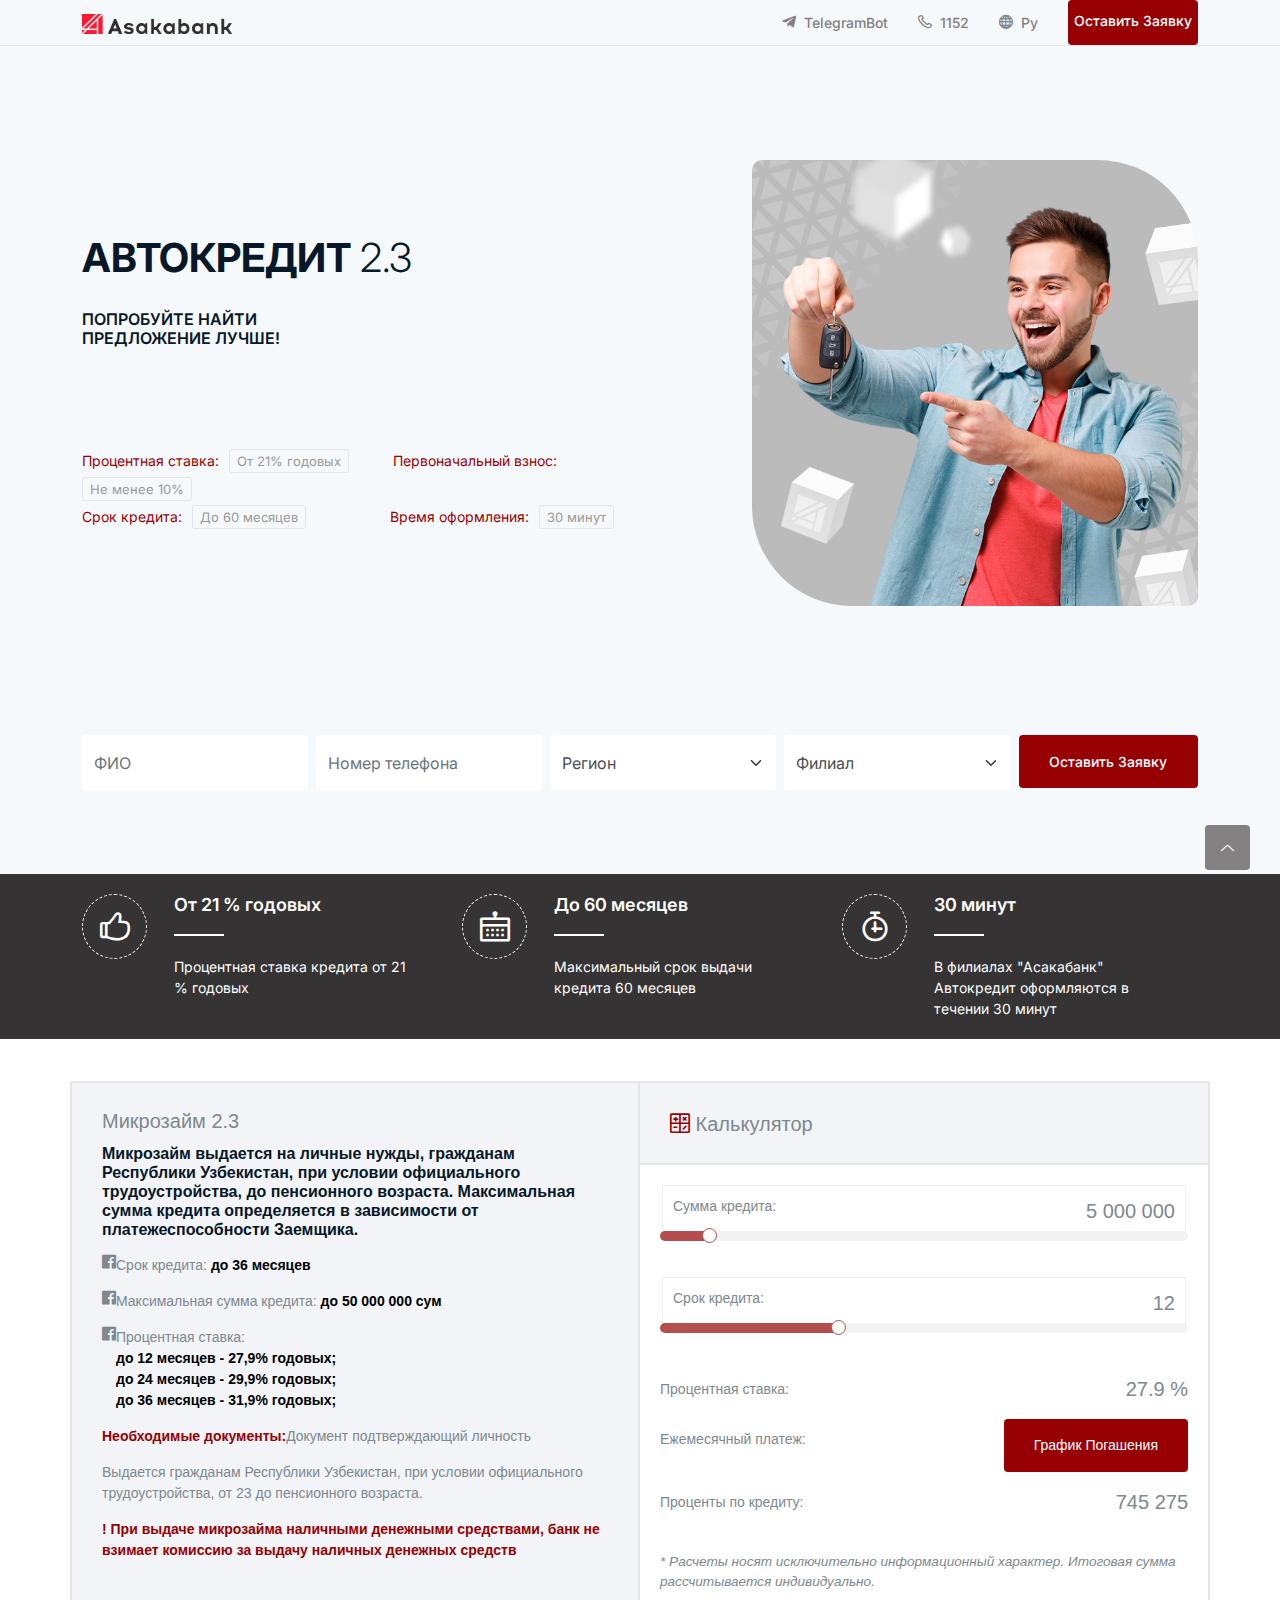
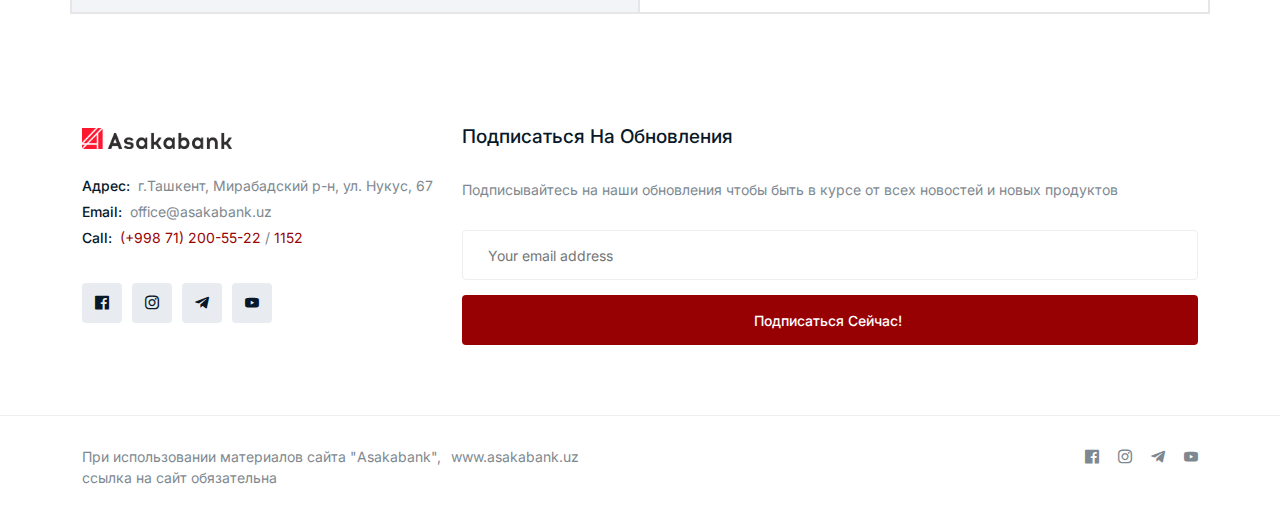
<file: Avto/index.html>
<!DOCTYPE html>
<html class="no-js" lang="zxx">

<head>
    <meta charset="utf-8" />
    <meta http-equiv="x-ua-compatible" content="ie=edge" />
    <title>Автокредит 2.3</title>
    <meta name="description" content="" />
    <meta name="viewport" content="width=device-width, initial-scale=1" />
    <link rel="shortcut icon" type="image/x-icon" href="assets/images/logo/Asakabank_logo_vertical.png" />
    <!-- Place favicon.ico in the root directory -->

    <!-- Web Font -->
    <link href="https://fonts.googleapis.com/css2?family=Inter:wght@100;200;300;400;500;600;700;800;900&display=swap"
        rel="stylesheet">

    <!-- ========================= CSS here ========================= -->
    <link rel="stylesheet" href="assets/css/bootstrap.min.css" />
    <link rel="stylesheet" href="assets/css/LineIcons.2.0.css" />
    <link rel="stylesheet" href="assets/css/animate.css" />
    <link rel="stylesheet" href="assets/css/tiny-slider.css" />
    <link rel="stylesheet" href="assets/css/glightbox.min.css" />
    <link rel="stylesheet" href="assets/css/main.css" />
    <link rel="stylesheet" href="assets/css/style.css">

</head>

<body>


    <div id="loading-area"></div>

    <!-- Start Header Area -->
    <header class="header">
        <div class="navbar-area">
            <div class="container">
                <div class="row align-items-center">
                    <div class="col-lg-12">
                        <nav class="navbar navbar-expand-lg">
                            <a class="navbar-brand logo" href="index.html">
                                <img class="logo1" src="assets/images/logo/A_logo.png" alt="Logo" />
                            </a>
                            <!-- <button class="navbar-toggler" type="button" data-toggle="collapse"
                                data-target="#navbarSupportedContent" aria-controls="navbarSupportedContent"
                                aria-expanded="false" aria-label="Toggle navigation">
                                <span class="toggler-icon"></span>
                                <span class="toggler-icon"></span>
                                <span class="toggler-icon"></span>
                            </button> -->
                            <div class="collapse navbar-collapse sub-menu-bar" id="navbarSupportedContent">
                                <!-- <ul id="nav" class="navbar-nav ml-auto">
                                    <li class="nav-item">
                                        <a class="active" href="index.html">Home</a>
                                    </li>
                                    <li class="nav-item"><a href="#">Pages</a>
                                        <ul class="sub-menu">
                                            <li><a href="about-us.html">About Us</a></li>
                                        </ul>
                                    </li>
                                    <li class="nav-item"><a href="#">Candidates</a></li>
                                    <li class="nav-item"><a href="#">Employers </a></li>
                                    <li class="nav-item"><a href="#">Blog</a></li>
                                    <li class="nav-item"><a href="contact.html">Contact</a></li>
                                </ul> -->
                            </div>
                            <!-- navbar collapse -->
                            <div class="button">
                                <a href="https://t.me/asakabank_utmbot?start=I2CBC2122" class="login" target="_blank"><i class="lni lni-telegram-original"></i>TelegramBot</a>
                                <a href="tel:1152" class="login"><i class="lni lni-phone"></i></i>1152</a>
                                <a href="index_uz.html" class="login"><i class="lni lni-world"></i> Ру</a>
                                <a href="#" class="btn">Оставить заявку</a>
                            </div>
                        </nav>
                        <!-- navbar -->
                    </div>
                </div>
                <!-- row -->
            </div>
            <!-- container -->
        </div>
        <!-- navbar area -->
    </header>
    <!-- End Header Area -->

    <!-- Start Hero Area -->
    <section class="hero-area">
        <!-- Single Slider -->
        <div class="hero-inner">
            <div class="container">
                <div class="row ">
                    <div class="col-lg-6 co-12">
                        <div class="inner-content">
                            <div class="hero-text">
                                <h1 class="wow fadeInUp" data-wow-delay=".3s">АВТОКРЕДИТ   <span>2.3</span>
                                </h1>
                                <h6 class="wow fadeInUp" data-wow-delay=".5s">ПОПРОБУЙТЕ НАЙТИ <br>ПРЕДЛОЖЕНИЕ ЛУЧШЕ!
                                </h6>
                            </div>
                            <div class="job-search-wrap-two mt-50 wow fadeInUp" data-wow-delay=".7s">
                                <br>
                                <div class="trending-keywords mt-30">
                                    <div class="keywords style-two">
                                        <span class="title">Процентная ставка:</span>
                                        <ul>
                                            <li><a href="#">От 21% годовых</a></li><br>
                                        </ul>
                                        &nbsp;
                                        &nbsp;
                                        &nbsp;
                                        &nbsp;
                                        &nbsp;
                                        &nbsp;
                                        <span class="title">Первоначальный взнос:</span>
                                        <ul>
                                            <li><a href="#">Не менее 10% </a></li><br>
                                        </ul>
                                    </div>

                                    <div class="keywords style-two">
                                        <span class="title">Срок кредита:</span>
                                        <ul>
                                            <li><a href="#">До 60 месяцев</a></li><br>
                                        </ul>
                                        &nbsp;
                                        &nbsp;
                                        &nbsp;
                                        &nbsp;
                                        &nbsp;
                                        &nbsp;
                                        &nbsp;
                                        &nbsp;
                                        &nbsp;
                                        &nbsp;
                                        &nbsp;
                                        <span class="title">Время оформления:</span>
                                        <ul>
                                            <li><a href="#">30 минут</a></li><br>
                                        </ul>
                                    </div>

                                    
                                </div>
                                
                            </div>
                        </div>
                    </div>
                    <div class="col-lg-6 co-12">
                        <div class="hero-video-head wow fadeInRight" data-wow-delay=".5s">
                            <div class="video-inner">
                                <img src="assets/images/hero/hero-image_3.jpg" alt="#">
                                <!-- <a href="https://www.youtube.com/watch?v=cz4z8CyvDas" class="glightbox hero-video"><i class="lni lni-play"></i></a> -->
                                <!-- Video Animation -->
                                <!-- <div class="promo-video">
                                    <div class="waves-block">
                                        <div class="waves wave-1"></div>
                                        <div class="waves wave-2"></div>
                                        <div class="waves wave-3"></div>
                                    </div>
                                </div> -->
                                <!--/ End Video Animation -->
                            </div>
                        </div>
                    </div>
                </div>
            </div>
        </div>
        <!--/ End Single Slider -->

        <!-- Request Start -->
<div class="container-fluid  mb-5 wow fadeIn" data-wow-delay="0.1s" style="padding: 35px;">
    <div class="container">
        <div class="row g-2">
            <div class="col-md-10">
                <div class="row g-2">
                    <div class="col-md-3 ">
                        <input type="text" class="form-control border-0 py-3 " placeholder="ФИО">
                    </div>
                    <div class="col-md-3 ">
                        <input type="text" class="form-control border-0 py-3 " placeholder="Номер телефона">
                    </div>
                    <div class="col-md-3 ">
                        <select class="form-select border-0">
                            <option selected>Регион</option>
                            <option value="1">Ташкент</option>
                            <option value="2">Самарканд</option>
                            <option value="3">Андижан</option>
                            <option value="4">Бухара</option>
                            <option value="5">Джизах</option>
                            <option value="6">Кашкадарья</option>
                            <option value="7">Навоий</option>
                            <option value="8">Наманган</option>
                            <option value="9">Фергана</option>
                            <option value="10">Хорезм</option>
                            <option value="11">Республика Каракалпакстан</option>
                            <option value="12">Ташкентская область</option>
                        </select>
                        
                    </div>
                    <div class="col-md-3 ">
                        <select class="form-select border-0">
                            <option selected>Филиал</option>
                            <option value="1">Филиал Пойтахт</option>
                            <option value="2">Филиал Шайхантахур</option>
                            <option value="3">Автотранспортный филиал</option>
                            <option value="4">Филиал Юнусабад</option>
                            <option value="5">Филиал Нурафшон</option>
                            <option value="6">Филиал Нукус</option>
                            <option value="7">Филиал Термез</option>
                            <option value="8">Филиал Самарканд</option>
                            <option value="9">Филиал Коканд</option>
                            <option value="10">Филиал Фергана</option>
                            <option value="11">Филиал Наманган</option>
                            <option value="12">Филиал Ургенч</option>
                            <option value="13">Филиал Хазарасп</option>
                            <option value="14">Филиал Джизах</option>
                            <option value="15">Филиал Бухара</option>
                            <option value="16">Филиал Карши</option>
                            <option value="17">Филиал Зарафшан</option>
                            <option value="18">Филиал Наваи</option>
                            <option value="19">Филиал Бабур</option>
                            <option value="20">Филиал Андижан</option>
                            <option value="21">Филиал Гулистан</option>
                        </select>
                        
                    </div>
                </div>
            </div>
            <div class="col-md-2 button">
                <button class="btn btn-dark border-0 w-100 py-3">Оставить заявку</button>
            </div>
        </div>
    </div>
</div>
<!-- Request End -->
    </section>
    <!--/ End Hero Area -->

    <!-- Start Apply Process Area -->
    <section class="apply-process section">
        <div class="container">
            <div class="row">
                <div class="col-lg-4 col-md-4 col-12">
                    <div class="process-item">
                        <i class="lni lni-thumbs-up"></i>
                        <h4>От 21 % годовых</h4>
                        <p>Процентная ставка кредита от 21 % годовых</p>
                    </div>
                </div>
                <div class="col-lg-4 col-md-4 col-12">
                    <div class="process-item">
                        <i class="lni lni-calendar"></i>
                        <h4>До 60 месяцев</h4>
                        <p>Максимальный срок выдачи кредита 60 месяцев</p>
                    </div>
                </div>
                <div class="col-lg-4 col-md-4 col-12">
                    <div class="process-item">
                        <i class="lni lni-timer"></i>
                        <h4>30 минут</h4>
                        <p>В филиалах "Асакабанк" Автокредит оформляются в течении 30 минут</p>
                    </div>
                </div>
            </div>
        </div>
    </section>
    <!--/ End Apply Process Area -->

    <br>
    <br>

    <!-- Start calc -->

       <!-- about section -->

       <section class="about">
        <div class="container">
            <div class="row">
                <div class="col-md-6 about_col">

                    <div class="row">


                        <div class="col-lg-12 col-md-12 col-24">

                            <!-- <div class="single-footer newsletter">
                                <h3>Форма заявки</h3>
                                <br>
                                <p>Оставьте заявку и наш сотрудник обязательно свяжется с Вами!</p>
                                <br>
                                <form >
                                    <input type="text" class="form-control border-0 py-3 " placeholder="ФИО">
                                    <br>
                                    <input type="text" class="form-control border-0 py-3 " placeholder="Номер телефона">
                                    <br>
                                    <select class="form-select border-0">
                                        <option selected>Регион</option>
                                        <option value="1">Ташкент</option>
                                        <option value="2">Самарканд</option>
                                        <option value="3">Андижан</option>
                                        <option value="4">Бухара</option>
                                        <option value="5">Джизах</option>
                                        <option value="6">Кашкадарья</option>
                                        <option value="7">Навоий</option>
                                        <option value="8">Наманган</option>
                                        <option value="9">Фергана</option>
                                        <option value="10">Хорезм</option>
                                        <option value="11">Республика Каракалпакстан</option>
                                        <option value="12">Ташкентская область</option>
                                    </select>
                                    <br>
                                    <select class="form-select border-0">
                                        <option selected>Филиал</option>
                                        <option value="1">Филиал Пойтахт</option>
                                        <option value="2">Филиал Шайхантахур</option>
                                        <option value="3">Автотранспортный филиал</option>
                                        <option value="4">Филиал Юнусабад</option>
                                        <option value="5">Филиал Нурафшон</option>
                                        <option value="6">Филиал Нукус</option>
                                        <option value="7">Филиал Термез</option>
                                        <option value="8">Филиал Самарканд</option>
                                        <option value="9">Филиал Коканд</option>
                                        <option value="10">Филиал Фергана</option>
                                        <option value="11">Филиал Наманган</option>
                                        <option value="12">Филиал Ургенч</option>
                                        <option value="13">Филиал Хазарасп</option>
                                        <option value="14">Филиал Джизах</option>
                                        <option value="15">Филиал Бухара</option>
                                        <option value="16">Филиал Карши</option>
                                        <option value="17">Филиал Зарафшан</option>
                                        <option value="18">Филиал Наваи</option>
                                        <option value="19">Филиал Бабур</option>
                                        <option value="20">Филиал Андижан</option>
                                        <option value="21">Филиал Гулистан</option>
                                    </select>
                                    <br>
                                    <div class="button">
                                        <button class="btn btn-dark border-0 w-100 py-3">Оставить заявку</button>
                                    </div>
                                </form>
                            </div> -->



                        <span class="titles">Микрозайм 2.3</span>
                        <h6>Микрозайм выдается на личные нужды, гражданам Республики Узбекистан, при условии официального трудоустройства, до пенсионного возраста. Максимальная сумма кредита определяется в зависимости от платежеспособности Заемщика.</h6>
                        <div class="title_box">
                            <div class="item">
                                <i class="lni lni-facebook-original"></i> 
                                <div class="item_text">
                                    <p>Срок кредита: <span class="black">до 36 месяцев</span>
                                </div>
                            </div>

                            <div class="item">
                                <i class="lni lni-facebook-original"></i>
                                <div class="item_text">
                                    <p>Максимальная сумма кредита: <span class="black">до 50 000 000 сум</span></p>
                                </div>
                            </div>

                            <div class="item">
                                <i class="lni lni-facebook-original"></i>
                                <div class="item_text">
                                    <p>Процентная ставка: <br> 
                                        <span class="black">до 12 месяцев - 27,9% годовых;</span><br>
                                        <span class="black">до 24 месяцев - 29,9% годовых;</span><br>
                                        <span class="black">до 36 месяцев - 31,9% годовых;</span>
                                    </p>
                                </div>
                            </div>

                            <div class="item">
                                <p> <span class="red"> Необходимые документы: </span>Документ подтверждающий личность</p>
                            </div>

                            <div class="item">
                                <p> Выдается гражданам Республики Узбекистан, при условии официального трудоустройства, от 23 до пенсионного возраста.</p>
                            </div>

                            <div class="item">
                                <p> <span class="red"> ! При выдаче микрозайма наличными денежными средствами, банк не взимает комиссию за выдачу наличных денежных средств </span></p>
                            </div>
                        </div>
                        </div>
                    </div>

                </div>
                <div class="col-md-6 calc" >
                    <span class="titles"><a href="#"><i class="lni lni-calculator"></i></a> Калькулятор</span>
                    <div class="calc-body">
                        <div class="calc-option">
                            <div class="item_text">Сумма кредита:</div>
                            <div class="calc_amount" id="summa">5 000 000</div>
                        </div>
                        <div class="slidecontainer">
                            <input type="range" min="1000000" max="50000000" value="5000000" step="100000" class="slider" id="myRange">
                        </div>
                        <div class="calc-option">
                            <div class="item_text">Срок кредита:</div>
                            <div class="calc_amount" id="period">12</div>
                        </div>
                        <div class="slidecontainer">
                            <input type="range" min="0" max="36" value="12" step="12" class="slider" id="myPeriod">
                        </div>
                        <!-- <div class="calc-option">
                            <div class="item_text">Период:</div>
                            <div class="calc_amount" id="period">12</div>
                        </div>
                        <div class="slidecontainer">
                            <input type="range" min="2" max="36" value="12" step="3" class="slider" id="myRange">
                        </div> -->
                        <div class="calc-results">
                            <div class="item_text">Процентная ставка:</div>
                            <div class="calc_amount" id="interest_rate">27.9 %</div>


                        </div>
                        <div class="calc-results">
                            <div class="item_text">Ежемесячный платеж:</div>
                            <div class="button">
                                <button id="myBtn" class="btn btn-dark border-0 py-3">График погашения</button>
                            </div>

                        </div>
                        <div class="calc-results">
                            <div class="item_text">Проценты по кредиту:</div>
                            <div id="par" class="calc_amount">745 275</div>
                        </div>
                    </div>
                    <div class="calc-info">
                        * Расчеты носят исключительно информационный характер. Итоговая сумма рассчитывается индивидуально.
                    </div>
                    
                </div>
                
                
            </div>
        </div>
    </section>
    <!-- End Calc -->
<br><br>
    <!-- Start Footer Area -->
    <footer class="footer">
        <!-- <div class="footer-top">
            <div class="container">
                <div class="row align-items-center justify-content-center">
                    <div class="col-lg-6 col-12">
                        <div class="download-text">
                            <h3>Скачайте приложения "Asakabank"</h3>
                            <p>Также оформлять продукт Микрозайм 2.3 можно через мобильное приложения "Asakabank" <br><br> </p>
                            <h6>до 12 месяцев - 25,9 % годовых;<br>
                                до 24 месяцев - 26,9 % годовых;
                            </h6>

                        </div>
                    </div>
                    <div class="col-lg-6 col-12">
                        <div class="download-button">
                            <div class="button">
                                <a class="btn" href="https://apps.apple.com/ru/app/asakabank/id1574165416"><i class="lni lni-apple"></i> App Store</a>
                                <a class="btn" href="https://play.google.com/store/apps/details?id=uz.asakabank.myasaka&hl=ru&gl=US"><i class="lni lni-play-store"></i> Google Play</a>
                            </div>
                        </div>
                    </div>
                </div>
            </div>
        </div> -->
        <!-- Start Middle Top -->
        <div class="footer-middle">
            <div class="container">
                <div class="row">
                    <div class="col-lg-4 col-md-6 col-12">

                        <div class="f-about single-footer">
                            <div class="logo">
                                <a href="index.html"><img src="assets/images/logo/A_logo.png" alt="Logo"></a>
                            </div>
                            <ul class="contact-address">
                                <li><span>Адрес:</span> г.Ташкент, Мирабадский р-н, ул. Нукус, 67</li>
                                <li><span>Email:</span> office@asakabank.uz</li>
                                <li><span>Call:</span> <a href="tel:+998712005522">(+998 71) 200-55-22</a> / <a href="tel:1152">1152</a></li>
                            </ul>
                            <div class="footer-social">
                                <ul>
                                    <li><a href="#"><i class="lni lni-facebook-original"></i></a></li>
                                    <li><a href="#"><i class="lni lni-instagram-original"></i></a></li>
                                    <li><a href="#"><i class="lni lni-telegram-original"></i></a></li>
                                    <li><a href="#"><i class="lni lni-youtube"></i></a></li>
                                </ul>
                            </div>
                        </div>

                    </div>
                    <div class="col-lg-8 col-12">
                        <div class="row">


                            <div class="col-lg-12 col-md-12 col-24">

                                <div class="single-footer newsletter">
                                    <h3>Подписаться на обновления</h3>
                                    <p>Подписывайтесь на наши обновления чтобы быть в курсе от всех новостей и новых продуктов</p>
                                    <form action="mail/mail.php" method="get" target="_blank" class="newsletter-inner">
                                        <input name="EMAIL" placeholder="Your email address" class="common-input"
                                            onfocus="this.placeholder = ''"
                                            onblur="this.placeholder = 'Your email address'" required="" type="email">
                                        <div class="button">
                                            <button class="btn">Подписаться сейчас! <span class="dir-part"></span></button>
                                        </div>
                                    </form>
                                </div>

                            </div>
                        </div>
                    </div>
                </div>
            </div>
        </div>
        <!--/ End Footer Middle -->
        <!-- Start Footer Bottom -->
        <div class="footer-bottom">
            <div class="container">
                <div class="inner">
                    <div class="row">
                        <div class="col-lg-6 col-md-6 col-12">
                            <div class="left">
                                <p>При использовании материалов сайта "Asakabank", <a href="https://asakabank.uz/uz/physical-persons/home">www.asakabank.uz</a> ссылка на сайт обязательна</p>
                            </div>
                        </div>
                        <div class="col-lg-6 col-md-6 col-12">
                            <div class="right">
                                <ul>
                                    <li><a href="#"><i class="lni lni-facebook-original"></i></a></li>
                                    <li><a href="#"><i class="lni lni-instagram-original"></i></a></li>
                                    <li><a href="#"><i class="lni lni-telegram-original"></i></a></li>
                                    <li><a href="#"><i class="lni lni-youtube"></i></a></li>
                                </ul>
                            </div>
                        </div>
                    </div>
                </div>
            </div>
        </div>
        <!-- End Footer Middle -->
    </footer>
    <!--/ End Footer Area -->

    <div id="myModal" class="modal">
        <!-- Modal content -->
        <div class="modal-content">
            <span class="close">&times;</span>
            <h3>График погашения кредита</h3>

            <table class="table table-striped">
                <tbody>
                    <tr>
                        <td><h5>Тип кредита:</h5></td>
                        <td><h5>Микрозайм 2.3</h5></td>
                    </tr>
                    <tr>
                        <td><h5>Срок кредита:</h5></td>
                        <td><h5 id="month">36 месяцев</h5></td>
                    </tr>
                    <tr>
                        <td><h5>Годовая процентная ставка:</h5></td>
                        <td><h5 id="interest_rate2">27.9%</h5></td>
                    </tr>
                </tbody>
            </table>

            <table class="table table-striped">
                <thead>
                    <tr>
                        <th class="tnumber"><h5>№</h5></th>
                        <th class="tnumber"><h5>Дата</h5></th>
                        <th class="tloan"><h5>Оснавной долг</h5></th>
                        <th class="tparcentage"><h5>Выплата кредита</h5></th>
                        <th><h5>Выплата процентов</h5></th>
                        <th><h5>Общая выплата</h5></th>
                    </tr>
                </thead>
                <tbody id="myTable">
                    <tr>
                        <td><h5>1</h5></td>
                        <td><h5>03.08.2023</h5></td>
                        <td><h5>1 000 000 000</h5></td>
                        <td><h5>0</h5></td>
                        <td><h5>19 584 365</h5></td>
                        <td><h5>19 584 365</h5></td>
                    </tr>
                    <tr>
                        <td><h5>2</h5></td>
                        <td><h5>03.09.2023</h5></td>
                        <td><h5>1 000 000 000</h5></td>
                        <td><h5>0</h5></td>
                        <td><h5>19 584 365</h5></td>
                        <td><h5>19 584 365</h5></td>
                    </tr>
                    <tr>
                        <td><h5>3</h5></td>
                        <td><h5>03.10.2023</h5></td>
                        <td><h5>1 000 000 000</h5></td>
                        <td><h5>0</h5></td>
                        <td><h5>19 584 365</h5></td>
                        <td><h5>19 584 365</h5></td>
                    </tr>
                </tbody>
            </table>
        </div>
    </div>

    <!-- ========================= scroll-top ========================= -->
    <a href="#" class="scroll-top btn-hover">
        <i class="lni lni-chevron-up"></i>
    </a>

    <!-- ========================= JS here ========================= -->
    <script src="assets/js/bootstrap.min.js"></script>
    <script src="assets/js/wow.min.js"></script>
    <script src="assets/js/tiny-slider.js"></script>
    <script src="assets/js/glightbox.min.js"></script>
    <script src="assets/js/main.js"></script>
    <script src="assets/js/script.js"></script>
    <script src="assets/js/jquery.mask.min.js"></script>
    <script src="assets/js/moment.js"></script>

</body>

</html>
</file>
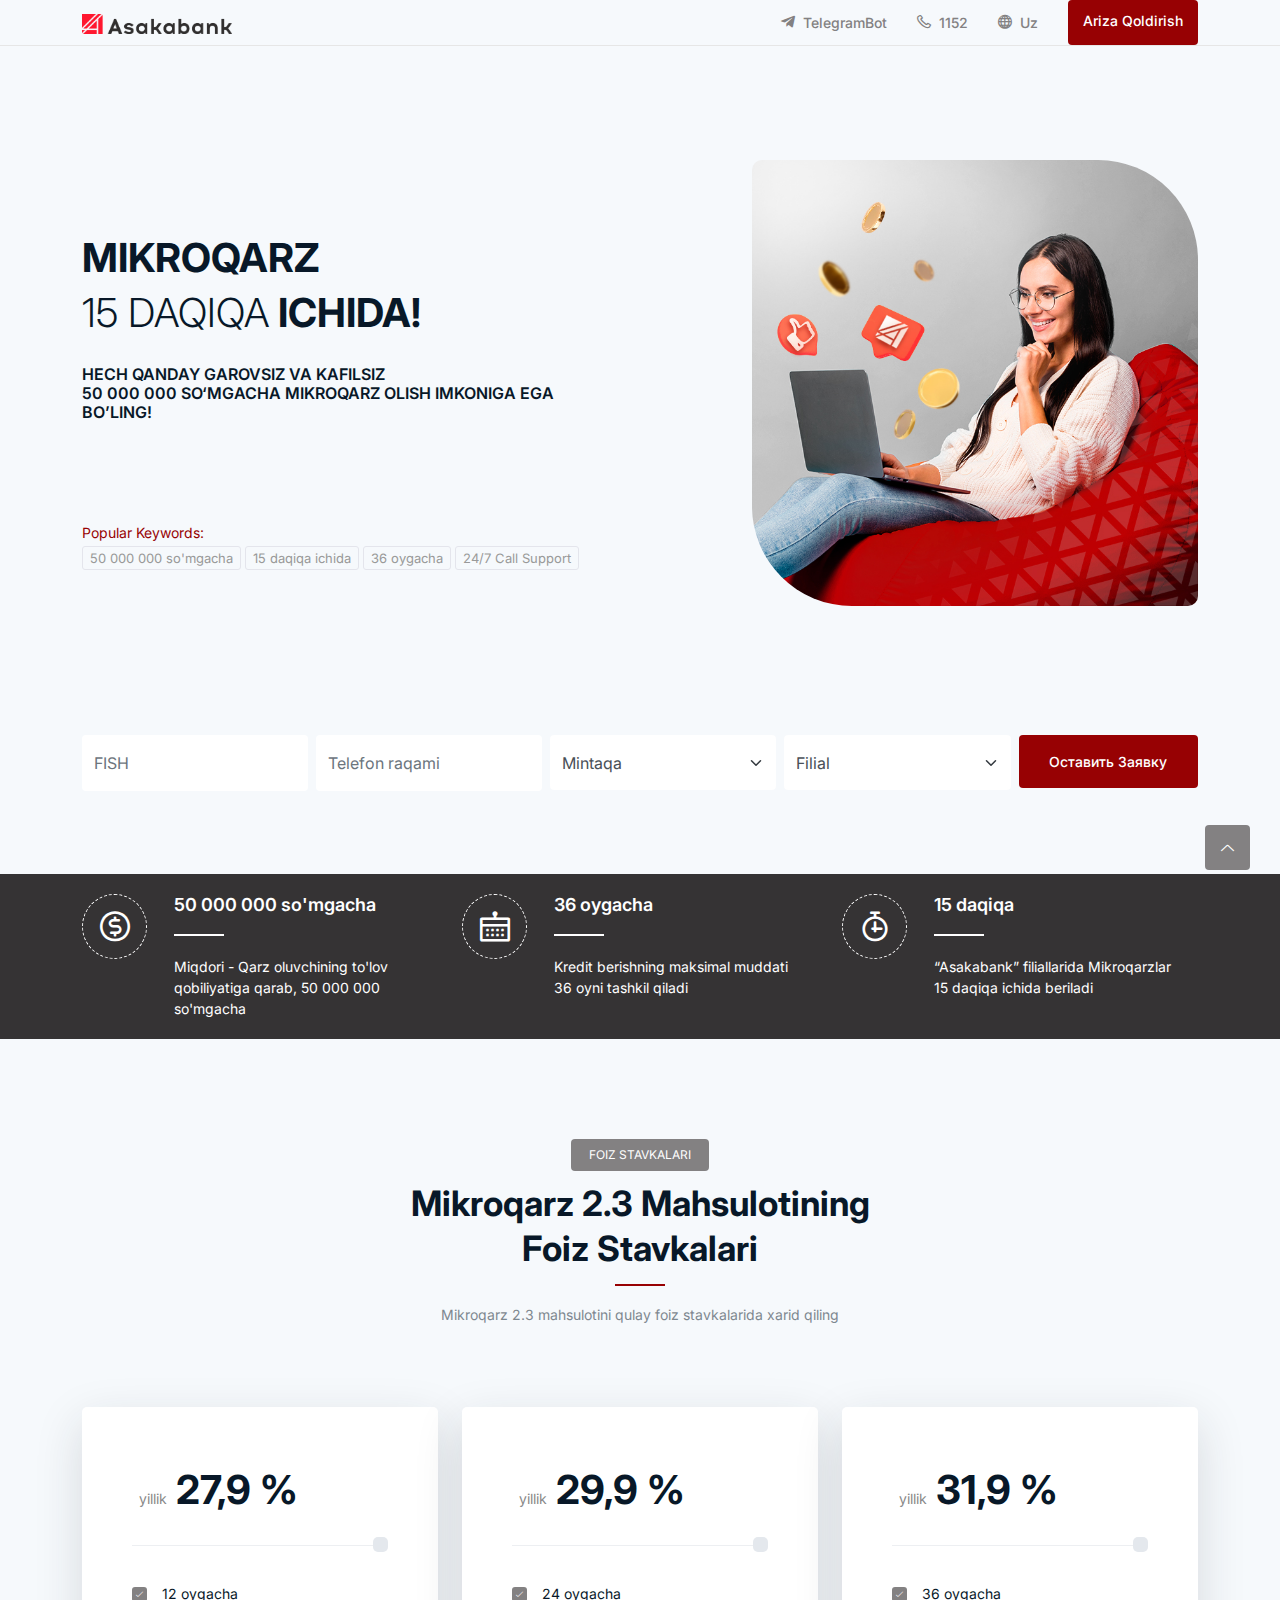
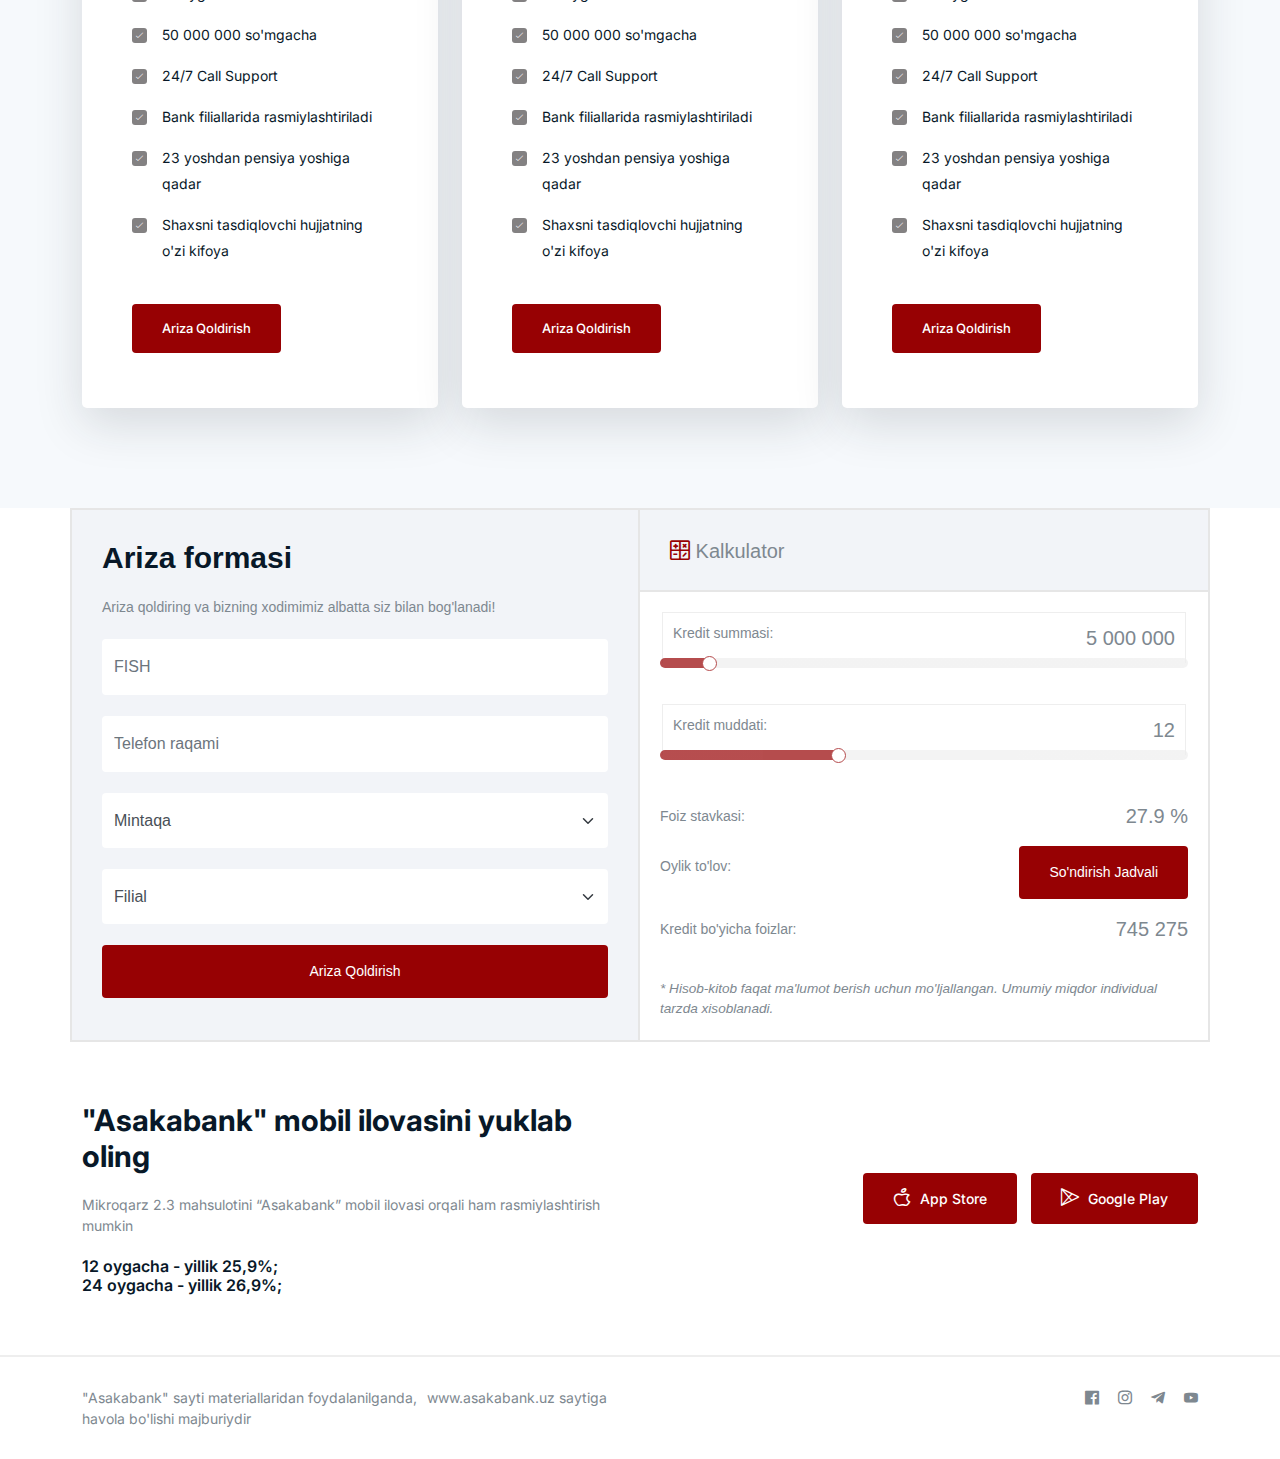
<file: Avto/index_uz.html>
<!DOCTYPE html>
<html class="no-js" lang="zxx">

<head>
    <meta charset="utf-8" />
    <meta http-equiv="x-ua-compatible" content="ie=edge" />
    <title>MIKROQARZ 2.3</title>
    <meta name="description" content="" />
    <meta name="viewport" content="width=device-width, initial-scale=1" />
    <link rel="shortcut icon" type="image/x-icon" href="assets/images/logo/Asakabank_logo_vertical.png" />
    <!-- Place favicon.ico in the root directory -->

    <!-- Web Font -->
    <link href="https://fonts.googleapis.com/css2?family=Inter:wght@100;200;300;400;500;600;700;800;900&display=swap"
        rel="stylesheet">

    <!-- ========================= CSS here ========================= -->
    <link rel="stylesheet" href="assets/css/bootstrap.min.css" />
    <link rel="stylesheet" href="assets/css/LineIcons.2.0.css" />
    <link rel="stylesheet" href="assets/css/animate.css" />
    <link rel="stylesheet" href="assets/css/tiny-slider.css" />
    <link rel="stylesheet" href="assets/css/glightbox.min.css" />
    <link rel="stylesheet" href="assets/css/main.css" />
    <link rel="stylesheet" href="assets/css/style.css">

</head>

<body>


    <div id="loading-area"></div>

    <!-- Start Header Area -->
    <header class="header">
        <div class="navbar-area">
            <div class="container">
                <div class="row align-items-center">
                    <div class="col-lg-12">
                        <nav class="navbar navbar-expand-lg">
                            <a class="navbar-brand logo" href="index.html">
                                <img class="logo1" src="assets/images/logo/A_logo.png" alt="Logo" />
                            </a>
                            <!-- <button class="navbar-toggler" type="button" data-toggle="collapse"
                                data-target="#navbarSupportedContent" aria-controls="navbarSupportedContent"
                                aria-expanded="false" aria-label="Toggle navigation">
                                <span class="toggler-icon"></span>
                                <span class="toggler-icon"></span>
                                <span class="toggler-icon"></span>
                            </button> -->
                            <div class="collapse navbar-collapse sub-menu-bar" id="navbarSupportedContent">
                                <!-- <ul id="nav" class="navbar-nav ml-auto">
                                    <li class="nav-item">
                                        <a class="active" href="index.html">Home</a>
                                    </li>
                                    <li class="nav-item"><a href="#">Pages</a>
                                        <ul class="sub-menu">
                                            <li><a href="about-us.html">About Us</a></li>
                                        </ul>
                                    </li>
                                    <li class="nav-item"><a href="#">Candidates</a></li>
                                    <li class="nav-item"><a href="#">Employers </a></li>
                                    <li class="nav-item"><a href="#">Blog</a></li>
                                    <li class="nav-item"><a href="contact.html">Contact</a></li>
                                </ul> -->
                            </div>
                            <!-- navbar collapse -->
                            <div class="button">
                                <a href="https://t.me/asakabank_utmbot?start=I2CBC2122" class="login" target="_blank"><i class="lni lni-telegram-original"></i>TelegramBot</a>
                                <a href="tel:1152" class="login"><i class="lni lni-phone"></i></i>1152</a>
                                <a href="index.html" class="login"><i class="lni lni-world"></i> Uz</a>
                                <a href="#" class="btn">Ariza qoldirish</a>
                            </div>
                        </nav>
                        <!-- navbar -->
                    </div>
                </div>
                <!-- row -->
            </div>
            <!-- container -->
        </div>
        <!-- navbar area -->
    </header>
    <!-- End Header Area -->

    <!-- Start Hero Area -->
    <section class="hero-area">
        <!-- Single Slider -->
        <div class="hero-inner">
            <div class="container">
                <div class="row ">
                    <div class="col-lg-6 co-12">
                        <div class="inner-content">
                            <div class="hero-text">
                                <h1 class="wow fadeInUp" data-wow-delay=".3s">MIKROQARZ  <br> <span>15 DAQIQA</span> ICHIDA!
                                </h1>
                                <h6 class="wow fadeInUp" data-wow-delay=".5s">HECH QANDAY GAROVSIZ VA KAFILSIZ <br><span>50 000 000 SO‘MGACHA</span> MIKROQARZ OLISH IMKONIGA EGA BO’LING!
                                </h6>
                            </div>
                            <div class="job-search-wrap-two mt-50 wow fadeInUp" data-wow-delay=".7s">
                                <br>
                                <div class="trending-keywords mt-30">
                                    <div class="keywords style-two">
                                        <span class="title">Popular Keywords:</span>
                                        <ul>
                                            <li><a href="#">50 000 000 so'mgacha</a></li>
                                            <li><a href="#">15 daqiqa ichida</a></li>
                                            <li><a href="#">36 oygacha</a></li>
                                            <li><a href="#">24/7 Call Support</a></li>
                                        </ul>
                                    </div>
                                </div>
                            </div>
                        </div>
                    </div>
                    <div class="col-lg-6 co-12">
                        <div class="hero-video-head wow fadeInRight" data-wow-delay=".5s">
                            <div class="video-inner">
                                <img src="assets/images/hero/hero-image2.jpg" alt="#">
                                <!-- <a href="https://www.youtube.com/watch?v=cz4z8CyvDas" class="glightbox hero-video"><i class="lni lni-play"></i></a> -->
                                <!-- Video Animation -->
                                <!-- <div class="promo-video">
                                    <div class="waves-block">
                                        <div class="waves wave-1"></div>
                                        <div class="waves wave-2"></div>
                                        <div class="waves wave-3"></div>
                                    </div>
                                </div> -->
                                <!--/ End Video Animation -->
                            </div>
                        </div>
                    </div>
                </div>
            </div>
        </div>
        <!--/ End Single Slider -->

        <!-- Request Start -->
<div class="container-fluid  mb-5 wow fadeIn" data-wow-delay="0.1s" style="padding: 35px;">
    <div class="container">
        <div class="row g-2">
            <div class="col-md-10">
                <div class="row g-2">
                    <div class="col-md-3 ">
                        <input type="text" class="form-control border-0 py-3 " placeholder="FISH">
                    </div>
                    <div class="col-md-3 ">
                        <input type="text" class="form-control border-0 py-3 " placeholder="Telefon raqami">
                    </div>
                    <div class="col-md-3 ">
                        <select class="form-select border-0">
                            <option selected>Mintaqa</option>
                            <option value="1">Toshkent</option>
                            <option value="2">Samarqand</option>
                            <option value="3">Andijon</option>
                            <option value="4">Buxoro</option>
                            <option value="5">Jizzax</option>
                            <option value="6">Qashqadaryo</option>
                            <option value="7">Navoiy</option>
                            <option value="8">Namangan</option>
                            <option value="9">Farg'ona</option>
                            <option value="10">Xorazm</option>
                            <option value="11">Qoraqalpog'iston Respublikasi</option>
                            <option value="12">Toshkent viloyati</option>
                        </select>
                    </div>
                    <div class="col-md-3">
                        <select class="form-select border-0">
                            <option selected>Filial</option>
                            <option value="1">Poytaxt filiali</option>
                            <option value="2">Shayxontohur filiali</option>
                            <option value="3">Avtotransport filiali</option>
                            <option value="4">Yunusobod filiali</option>
                            <option value="5">Nurafshon filiali</option>
                            <option value="6">Nukus filiali</option>
                            <option value="7">Termiz filiali</option>
                            <option value="8">Samarqand filiali</option>
                            <option value="9">Qo'qon filiali</option>
                            <option value="10">Farg'ona filiali</option>
                            <option value="11">Namangan filiali</option>
                            <option value="12">Urganch filiali</option>
                            <option value="13">Xazorasp filiali</option>
                            <option value="14">Jizzax filiali</option>
                            <option value="15">Buxoro filiali</option>
                            <option value="16">Qarshi filiali</option>
                            <option value="17">Zarafshon filiali</option>
                            <option value="18">Navoiy filiali</option>
                            <option value="19">Bobur filiali</option>
                            <option value="20">Andijon filiali</option>
                            <option value="21">Guliston filiali</option>
                        </select>
                    </div>
                </div>
            </div>
            <div class="col-md-2 button">
                <button class="btn btn-dark border-0 w-100 py-3">Оставить заявку</button>
            </div>
        </div>
    </div>
</div>
<!-- Request End -->
    </section>
    <!--/ End Hero Area -->

    <!-- Start Apply Process Area -->
    <section class="apply-process section">
        <div class="container">
            <div class="row">
                <div class="col-lg-4 col-md-4 col-12">
                    <div class="process-item">
                        <i class="lni lni-coin"></i>
                        <h4>50 000 000 so'mgacha</h4>
                        <p>Miqdori - Qarz oluvchining to'lov qobiliyatiga qarab, 50 000 000 so'mgacha</p>
                    </div>
                </div>
                <div class="col-lg-4 col-md-4 col-12">
                    <div class="process-item">
                        <i class="lni lni-calendar"></i>
                        <h4>36 oygacha</h4>
                        <p>Kredit berishning maksimal muddati 36 oyni tashkil qiladi</p>
                    </div>
                </div>
                <div class="col-lg-4 col-md-4 col-12">
                    <div class="process-item">
                        <i class="lni lni-timer"></i>
                        <h4>15 daqiqa</h4>
                        <p>“Asakabank” filiallarida Mikroqarzlar 15 daqiqa ichida beriladi</p>
                    </div>
                </div>
            </div>
        </div>
    </section>
    <!--/ End Apply Process Area -->

  

  

    <!-- Start Pricing Table Area -->
    <section class="pricing-table section">
        <div class="container">
            <div class="row">
                <div class="col-12">
                    <div class="section-title">
                        <span class="wow fadeInDown" data-wow-delay=".2s">Foiz stavkalari</span>
                        <h2 class="wow fadeInUp" data-wow-delay=".4s"> Mikroqarz 2.3 mahsulotining foiz stavkalari</h2>
                        <p class="wow fadeInUp" data-wow-delay=".6s">Mikroqarz 2.3 mahsulotini qulay foiz stavkalarida xarid qiling</p>
                    </div>
                </div>
            </div>
            <div class="row">
                <div class="col-lg-4 col-md-6 col-12">
                    <!-- Single Table -->
                    <div class="single-table wow fadeInUp" data-wow-delay=".2s">
                        <!-- Table Head -->
                        <div class="table-head">
                            <!-- <h4 class="title">BASIC PACK</h4> -->
                            <div class="price">
                                <p class="amount"><span class="duration">yillik</span> 27,9 %</p>
                            </div>
                        </div>
                        <!-- End Table Head -->
                        <!-- Table List -->
                        <ul class="table-list">
                            <li>12 oygacha</li>
                            <li>50 000 000 so'mgacha</li>
                            <li>24/7 Call Support</li>
                            <li>Bank filiallarida rasmiylashtiriladi</li>
                            <li>23 yoshdan pensiya yoshiga qadar</li>
                            <li>Shaxsni tasdiqlovchi hujjatning o'zi kifoya</li>
                        </ul>
                        <!-- End Table List -->
                        <!-- Table Bottom -->
                        <div class="button">
                            <a class="btn" href="#">Ariza qoldirish</a>
                        </div>
                        <!-- End Table Bottom -->
                    </div>
                    <!-- End Single Table-->
                </div>
                <div class="col-lg-4 col-md-6 col-12">
                    <!-- Single Table -->
                    <div class="single-table wow fadeInUp" data-wow-delay=".4s">
                        <!-- Table Head -->
                        <div class="table-head">
                            <!-- <h4 class="title">STANDARD PACK</h4> -->
                            <div class="price">
                                <p class="amount"> <span class="duration">yillik</span> 29,9 %</p>
                            </div>
                        </div>
                        <!-- End Table Head -->
                        <!-- Table List -->
                        <ul class="table-list">
                            <li>24 oygacha</li>
                            <li>50 000 000 so'mgacha</li>
                            <li>24/7 Call Support</li>
                            <li>Bank filiallarida rasmiylashtiriladi</li>
                            <li>23 yoshdan pensiya yoshiga qadar</li>
                            <li>Shaxsni tasdiqlovchi hujjatning o'zi kifoya</li>
                        </ul>
                        <!-- End Table List -->
                        <!-- Table Bottom -->
                        <div class="button">
                            <a class="btn" href="#">Ariza qoldirish</a>
                        </div>
                        <!-- End Table Bottom -->
                    </div>
                    <!-- End Single Table-->
                </div>
                <div class="col-lg-4 col-md-6 col-12">
                    <!-- Single Table -->
                    <div class="single-table wow fadeInUp" data-wow-delay=".6s">
                        <!-- Table Head -->
                        <div class="table-head">
                            <!-- <h4 class="title">PREMIUM PACK</h4> -->
                            <div class="price">
                                <p class="amount"> <span class="duration">yillik</span> 31,9 %</p>
                            </div>
                        </div>
                        <!-- End Table Head -->
                        <!-- Table List -->
                        <ul class="table-list">
                            <li>36 oygacha</li>
                            <li>50 000 000 so'mgacha</li>
                            <li>24/7 Call Support</li>
                            <li>Bank filiallarida rasmiylashtiriladi</li>
                            <li>23 yoshdan pensiya yoshiga qadar</li>
                            <li>Shaxsni tasdiqlovchi hujjatning o'zi kifoya</li>
                        </ul>
                        <!-- End Table List -->
                        <!-- Table Bottom -->
                        <div class="button">
                            <a class="btn" href="#">Ariza qoldirish</a>
                        </div>
                        <!-- End Table Bottom -->
                    </div>
                    <!-- End Single Table-->
                </div>
            </div>
        </div>
    </section>
    <!--/ End Pricing Table Area -->



    <!-- Start calc -->

       <!-- about section -->

       <section class="about">
        <div class="container">
            <div class="row">
                <div class="col-md-6 about_col">
                    
                    <div class="row">
                            
                            
                        <div class="col-lg-12 col-md-12 col-24">
                            
                            <div class="single-footer newsletter">
                                <h3>Ariza formasi</h3>
                                <br>
                                <p>Ariza qoldiring va bizning xodimimiz albatta siz bilan bog'lanadi!</p>
                                <br>
                                <form >
                                    <input type="text" class="form-control border-0 py-3 " placeholder="FISH">
                                    <br>
                                    <input type="text" class="form-control border-0 py-3 " placeholder="Telefon raqami">
                                    <br>
                                    <select class="form-select border-0">
                                        <option selected>Mintaqa</option>
                                        <option value="1">Toshkent</option>
                                        <option value="2">Samarqand</option>
                                        <option value="3">Andijon</option>
                                        <option value="4">Buxoro</option>
                                        <option value="5">Jizzax</option>
                                        <option value="6">Qashqadaryo</option>
                                        <option value="7">Navoiy</option>
                                        <option value="8">Namangan</option>
                                        <option value="9">Farg'ona</option>
                                        <option value="10">Xorazm</option>
                                        <option value="11">Qoraqalpog'iston Respublikasi</option>
                                        <option value="12">Toshkent viloyati</option>
                                    </select>
                                    <br>
                                    <select class="form-select border-0">
                                        <option selected>Filial</option>
                                        <option value="1">Poytaxt filiali</option>
                                        <option value="2">Shayxontohur filiali</option>
                                        <option value="3">Avtotransport filiali</option>
                                        <option value="4">Yunusobod filiali</option>
                                        <option value="5">Nurafshon filiali</option>
                                        <option value="6">Nukus filiali</option>
                                        <option value="7">Termiz filiali</option>
                                        <option value="8">Samarqand filiali</option>
                                        <option value="9">Qo'qon filiali</option>
                                        <option value="10">Farg'ona filiali</option>
                                        <option value="11">Namangan filiali</option>
                                        <option value="12">Urganch filiali</option>
                                        <option value="13">Xazorasp filiali</option>
                                        <option value="14">Jizzax filiali</option>
                                        <option value="15">Buxoro filiali</option>
                                        <option value="16">Qarshi filiali</option>
                                        <option value="17">Zarafshon filiali</option>
                                        <option value="18">Navoiy filiali</option>
                                        <option value="19">Bobur filiali</option>
                                        <option value="20">Andijon filiali</option>
                                        <option value="21">Guliston filiali</option>
                                    </select>
                                    <br>
                                    <div class="button">
                                        <button class="btn btn-dark border-0 w-100 py-3">Ariza qoldirish</button>
                                    </div>
                                </form>
                            </div>
                        
                        </div>
                    </div>
                    
                </div>
                <div class="col-md-6 calc" >
                    <span class="titles"><a href="#"><i class="lni lni-calculator"></i></a> Kalkulator</span>
                    <div class="calc-body">
                        <div class="calc-option">
                            <div class="item_text">Kredit summasi:</div>
                            <div class="calc_amount" id="summa">5 000 000</div>
                        </div>
                        <div class="slidecontainer">
                            <input type="range" min="1000000" max="50000000" value="5000000" step="100000" class="slider" id="myRange">
                        </div>
                        <div class="calc-option">
                            <div class="item_text">Kredit muddati:</div>
                            <div class="calc_amount" id="period">12</div>
                        </div>
                        <div class="slidecontainer">
                            <input type="range" min="0" max="36" value="12" step="12" class="slider" id="myPeriod">
                        </div>
                        <!-- <div class="calc-option">
                            <div class="item_text">Период:</div>
                            <div class="calc_amount" id="period">12</div>
                        </div>
                        <div class="slidecontainer">
                            <input type="range" min="2" max="36" value="12" step="3" class="slider" id="myRange">
                        </div> -->
                        <div class="calc-results">
                            <div class="item_text">Foiz stavkasi:</div>
                            <div class="calc_amount" id="interest_rate">27.9 %</div>


                        </div>
                        <div class="calc-results">
                            <div class="item_text">Oylik to'lov:</div>
                            <div class="button">
                                <button id="myBtn" class="btn btn-dark border-0 py-3">So'ndirish jadvali</button>
                            </div>

                        </div>
                        <div class="calc-results">
                            <div class="item_text">Kredit bo'yicha foizlar:</div>
                            <div id="par" class="calc_amount">745 275</div>
                        </div>
                    </div>
                    <div class="calc-info">
                        * Hisob-kitob faqat ma'lumot berish uchun mo'ljallangan. Umumiy miqdor individual tarzda xisoblanadi.
                    </div>
                </div>
            </div>
        </div>
    </section>
    <!-- End Calc -->


    <!-- Start Footer Area -->
    <footer class="footer">
        <div class="footer-top">
            <div class="container">
                <div class="row align-items-center justify-content-center">
                    <div class="col-lg-6 col-12">
                        <div class="download-text">
                            <h3>"Asakabank" mobil ilovasini yuklab oling</h3>
                            <p>Mikroqarz 2.3 mahsulotini “Asakabank” mobil ilovasi orqali ham rasmiylashtirish mumkin <br><br> </p>
                            <h6>12 oygacha - yillik 25,9%;<br> 
                                24 oygacha - yillik 26,9%;
                            </h6> 
                                
                        </div>
                    </div>
                    <div class="col-lg-6 col-12">
                        <div class="download-button">
                            <div class="button">
                                <a class="btn" href="https://apps.apple.com/ru/app/asakabank/id1574165416"><i class="lni lni-apple"></i> App Store</a>
                                <a class="btn" href="https://play.google.com/store/apps/details?id=uz.asakabank.myasaka&hl=ru&gl=US"><i class="lni lni-play-store"></i> Google Play</a>
                            </div>
                        </div>
                    </div>
                </div>
            </div>
        </div>
        <!-- Start Middle Top -->
        <!-- <div class="footer-middle">
            <div class="container">
                <div class="row">
                    <div class="col-lg-4 col-md-6 col-12">
                        
                        <div class="f-about single-footer">
                            <div class="logo">
                                <a href="index.html"><img src="assets/images/logo/A_logo.png" alt="Logo"></a>
                            </div>
                            <p>"Asakabank" sayti materiallaridan foydalanilganda, <a href="https://asakabank.uz/uz/physical-persons/home">www.asakabank.uz</a> saytiga havola bo'lishi majburiydir.</p>
                            <ul class="contact-address">
                                <li><span>Manzil:</span> Toshkent shahri, Mirobod tumani, Nukus ko'ch., 67</li>
                                <li><span>Email:</span> office@asakabank.uz</li>
                                <li><span>Call:</span> <a href="tel:+998712005522">(+998 71) 200-55-22</a> / <a href="tel:1152">1152</a></li>
                            </ul>
                            <div class="footer-social">
                                <ul>
                                    <li><a href="#"><i class="lni lni-facebook-original"></i></a></li>
                                    <li><a href="#"><i class="lni lni-instagram-original"></i></a></li>
                                    <li><a href="#"><i class="lni lni-telegram-original"></i></a></li>
                                    <li><a href="#"><i class="lni lni-youtube"></i></a></li>
                                </ul>
                            </div>
                        </div>
                       
                    </div>
                    <div class="col-lg-8 col-12">
                        <div class="row">
                            
                            
                            <div class="col-lg-12 col-md-12 col-24">
                                
                                <div class="single-footer newsletter">
                                    <h3>Yangilanishlarga obuna bo'ling</h3>
                                    <p>Barcha yangiliklar va yangi mahsulotlardan xabardor bo'lish uchun yangilanishlarimizga obuna bo'ling</p>
                                    <form action="mail/mail.php" method="get" target="_blank" class="newsletter-inner">
                                        <input name="EMAIL" placeholder="Your email address" class="common-input"
                                            onfocus="this.placeholder = ''"
                                            onblur="this.placeholder = 'Your email address'" required="" type="email">
                                        <div class="button">
                                            <button class="btn">Hoziroq obuna bo'lish! <span class="dir-part"></span></button>
                                        </div>
                                    </form>
                                </div>
                                
                            </div>
                        </div>
                    </div>
                </div>
            </div>
        </div> -->
        <!--/ End Footer Middle -->
        <!-- Start Footer Bottom -->
        <div class="footer-bottom">
            <div class="container">
                <div class="inner">
                    <div class="row">
                        <div class="col-lg-6 col-md-6 col-12">
                            <div class="left">
                                <p>"Asakabank" sayti materiallaridan foydalanilganda, <a href="https://asakabank.uz/uz/physical-persons/home">www.asakabank.uz</a> saytiga havola bo'lishi majburiydir</p>
                            </div>
                        </div>
                        <div class="col-lg-6 col-md-6 col-12">
                            <div class="right">
                                <div >
                                    <ul>
                                        <li><a href="#"><i class="lni lni-facebook-original"></i></a></li>
                                        <li><a href="#"><i class="lni lni-instagram-original"></i></a></li>
                                        <li><a href="#"><i class="lni lni-telegram-original"></i></a></li>
                                        <li><a href="#"><i class="lni lni-youtube"></i></a></li>
                                    </ul>
                                </div>
                            </div>
                        </div>
                    </div>
                </div>
            </div>
        </div>
        <!-- End Footer Middle -->
    </footer>
    <!--/ End Footer Area -->

    <div id="myModal" class="modal">
        <!-- Modal content -->
        <div class="modal-content">
            <span class="close">&times;</span>
            <h3>Kreditni so'ndirish jadvali</h3>

            <table class="table table-striped">
                <tbody>
                    <tr>
                        <td><h5>Kredit turi:</h5></td>
                        <td><h5>Mikroqarz 2.3</h5></td>
                    </tr>
                    <tr>
                        <td><h5>Kredit muddati:</h5></td>
                        <td><h5 id="month">36 oy</h5></td>
                    </tr>
                    <tr>
                        <td><h5>Yillik foiz stavkasi:</h5></td>
                        <td><h5 id="interest_rate2">27.9%</h5></td>
                    </tr>
                </tbody>
            </table>

            <table class="table table-striped">
                <thead>
                    <tr>
                        <th class="tnumber"><h5>№</h5></th>
                        <th class="tnumber"><h5>Sana</h5></th>
                        <th class="tloan"><h5>Asosiy qarz</h5></th>
                        <th class="tparcentage"><h5>Asosiy qarzning qaytarilishi</h5></th>
                        <th><h5>Foiz to'lovi</h5></th>
                        <th><h5>Jami to'lov</h5></th>
                    </tr>
                </thead>
                <tbody id="myTable">
                    <tr>
                        <td><h5>1</h5></td>
                        <td><h5>03.08.2023</h5></td>
                        <td><h5>1 000 000 000</h5></td>
                        <td><h5>0</h5></td>
                        <td><h5>19 584 365</h5></td>
                        <td><h5>19 584 365</h5></td>
                    </tr>
                    <tr>
                        <td><h5>2</h5></td>
                        <td><h5>03.09.2023</h5></td>
                        <td><h5>1 000 000 000</h5></td>
                        <td><h5>0</h5></td>
                        <td><h5>19 584 365</h5></td>
                        <td><h5>19 584 365</h5></td>
                    </tr>
                    <tr>
                        <td><h5>3</h5></td>
                        <td><h5>03.10.2023</h5></td>
                        <td><h5>1 000 000 000</h5></td>
                        <td><h5>0</h5></td>
                        <td><h5>19 584 365</h5></td>
                        <td><h5>19 584 365</h5></td>
                    </tr>
                </tbody>
            </table>
        </div>
    </div>

    <!-- ========================= scroll-top ========================= -->
    <a href="#" class="scroll-top btn-hover">
        <i class="lni lni-chevron-up"></i>
    </a>

    <!-- ========================= JS here ========================= -->
    <script src="assets/js/bootstrap.min.js"></script>
    <script src="assets/js/wow.min.js"></script>
    <script src="assets/js/tiny-slider.js"></script>
    <script src="assets/js/glightbox.min.js"></script>
    <script src="assets/js/main.js"></script>
    <script src="assets/js/script.js"></script>
    <script src="assets/js/jquery.mask.min.js"></script>
    <script src="assets/js/moment.js"></script>
    
</body>

</html>
</file>
<file: Avto/assets/css/tiny-slider.css>
.tns-outer{padding:0!important}.tns-outer [hidden]{display:none!important}.tns-outer [aria-controls],.tns-outer [data-action]{cursor:pointer}.tns-slider{-webkit-transition:all 0s;-moz-transition:all 0s;transition:all 0s}.tns-slider>.tns-item{-webkit-box-sizing:border-box;-moz-box-sizing:border-box;box-sizing:border-box}.tns-horizontal.tns-subpixel{white-space:nowrap}.tns-horizontal.tns-subpixel>.tns-item{display:inline-block;vertical-align:top;white-space:normal}.tns-horizontal.tns-no-subpixel:after{content:'';display:table;clear:both}.tns-horizontal.tns-no-subpixel>.tns-item{float:left}.tns-horizontal.tns-carousel.tns-no-subpixel>.tns-item{margin-right:-100%}.tns-no-calc{position:relative;left:0}.tns-gallery{position:relative;left:0;min-height:1px}.tns-gallery>.tns-item{position:absolute;left:-100%;-webkit-transition:transform 0s,opacity 0s;-moz-transition:transform 0s,opacity 0s;transition:transform 0s,opacity 0s}.tns-gallery>.tns-slide-active{position:relative;left:auto!important}.tns-gallery>.tns-moving{-webkit-transition:all .25s;-moz-transition:all .25s;transition:all .25s}.tns-autowidth{display:inline-block}.tns-lazy-img{-webkit-transition:opacity .6s;-moz-transition:opacity .6s;transition:opacity .6s;opacity:.6}.tns-lazy-img.tns-complete{opacity:1}.tns-ah{-webkit-transition:height 0s;-moz-transition:height 0s;transition:height 0s}.tns-ovh{overflow:hidden}.tns-visually-hidden{position:absolute;left:-10000em}.tns-transparent{opacity:0;visibility:hidden}.tns-fadeIn{opacity:1;filter:alpha(opacity=100);z-index:0}.tns-normal,.tns-fadeOut{opacity:0;filter:alpha(opacity=0);z-index:-1}.tns-vpfix{white-space:nowrap}.tns-vpfix>div,.tns-vpfix>li{display:inline-block}.tns-t-subp2{margin:0 auto;width:310px;position:relative;height:10px;overflow:hidden}.tns-t-ct{width:2333.3333333%;width:-webkit-calc(100% * 70/3);width:-moz-calc(100% * 70/3);width:calc(100% * 70/3);position:absolute;right:0}.tns-t-ct:after{content:'';display:table;clear:both}.tns-t-ct>div{width:1.4285714%;width:-webkit-calc(100%/70);width:-moz-calc(100%/70);width:calc(100%/70);height:10px;float:left}
</file>
<file: Avto/assets/css/main.css>
/* ===========================
Index Of css


========================== */
/*======================================
    Variables
========================================*/
/*======================================
    Normalize CSS
========================================*/
@import url("https://fonts.googleapis.com/css2?family=Spartan:wght@100;200;300;400;500;600;700;800;900&display=swap");
html {
  scroll-behavior: smooth;
}

body {
  font-family: "Inter", sans-serif;
  font-weight: normal;
  font-style: normal;
  color: #7E8890;
  overflow-x: hidden;
  font-size: 14px;
}

p {
  margin: 0;
  padding: 0;
}

* {
  margin: 0;
  padding: 0;
}

.navbar-toggler:focus,
a:focus,
input:focus,
textarea:focus,
button:focus,
.btn:focus,
.btn.focus,
.btn:not(:disabled):not(.disabled).active,
.btn:not(:disabled):not(.disabled):active {
  text-decoration: none;
  outline: none;
}

span,
a {
  display: inline-block;
  text-decoration: none;
  transition: all 0.4s ease;
  -webkit-transition: all 0.4s ease;
  -moz-transition: all 0.4s ease;
}

audio,
canvas,
iframe,
img,
svg,
video {
  vertical-align: middle;
}

h1,
h2,
h3,
h4,
h5,
h6 {
  font-weight: 600;
  margin: 0px;
  color: #081828;
}

h1 a,
h2 a,
h3 a,
h4 a,
h5 a,
h6 a {
  color: inherit;
}

h1 {
  font-size: 50px;
}

h2 {
  font-size: 40px;
}

h3 {
  font-size: 30px;
}

h4 {
  font-size: 25px;
}

h5 {
  font-size: 20px;
}

h6 {
  font-size: 16px;
}

ul,
ol {
  margin: 0px;
  padding: 0px;
  list-style-type: none;
}

.mt-5 {
  margin-top: 5px;
}

.mt-10 {
  margin-top: 10px;
}

.mt-15 {
  margin-top: 15px;
}

.mt-20 {
  margin-top: 20px;
}

.mt-25 {
  margin-top: 25px;
}

.mt-30 {
  margin-top: 30px;
}

.mt-35 {
  margin-top: 35px;
}

.mt-40 {
  margin-top: 40px;
}

.mt-45 {
  margin-top: 45px;
}

.mt-50 {
  margin-top: 50px;
}

.mt-55 {
  margin-top: 55px;
}

.mt-60 {
  margin-top: 60px;
}

.mt-65 {
  margin-top: 65px;
}

.mt-70 {
  margin-top: 70px;
}

.mt-75 {
  margin-top: 75px;
}

.mt-80 {
  margin-top: 80px;
}

.mt-85 {
  margin-top: 85px;
}

.mt-90 {
  margin-top: 90px;
}

.mt-95 {
  margin-top: 95px;
}

.mt-100 {
  margin-top: 100px;
}

.mt-105 {
  margin-top: 105px;
}

.mt-110 {
  margin-top: 110px;
}

.mt-115 {
  margin-top: 115px;
}

.mt-120 {
  margin-top: 120px;
}

.mt-125 {
  margin-top: 125px;
}

.mt-130 {
  margin-top: 130px;
}

.mt-135 {
  margin-top: 135px;
}

.mt-140 {
  margin-top: 140px;
}

.mt-145 {
  margin-top: 145px;
}

.mt-150 {
  margin-top: 150px;
}

.mt-155 {
  margin-top: 155px;
}

.mt-160 {
  margin-top: 160px;
}

.mt-165 {
  margin-top: 165px;
}

.mt-170 {
  margin-top: 170px;
}

.mt-175 {
  margin-top: 175px;
}

.mt-180 {
  margin-top: 180px;
}

.mt-185 {
  margin-top: 185px;
}

.mt-190 {
  margin-top: 190px;
}

.mt-195 {
  margin-top: 195px;
}

.mt-200 {
  margin-top: 200px;
}

.mt-205 {
  margin-top: 205px;
}

.mt-210 {
  margin-top: 210px;
}

.mt-215 {
  margin-top: 215px;
}

.mt-220 {
  margin-top: 220px;
}

.mt-225 {
  margin-top: 225px;
}

.mb-5 {
  margin-bottom: 5px;
}

.mb-10 {
  margin-bottom: 10px;
}

.mb-15 {
  margin-bottom: 15px;
}

.mb-20 {
  margin-bottom: 20px;
}

.mb-25 {
  margin-bottom: 25px;
}

.mb-30 {
  margin-bottom: 30px;
}

.mb-35 {
  margin-bottom: 35px;
}

.mb-40 {
  margin-bottom: 40px;
}

.mb-45 {
  margin-bottom: 45px;
}

.mb-50 {
  margin-bottom: 50px;
}

.mb-55 {
  margin-bottom: 55px;
}

.mb-60 {
  margin-bottom: 60px;
}

.mb-65 {
  margin-bottom: 65px;
}

.mb-70 {
  margin-bottom: 70px;
}

.mb-75 {
  margin-bottom: 75px;
}

.mb-80 {
  margin-bottom: 80px;
}

.mb-85 {
  margin-bottom: 85px;
}

.mb-90 {
  margin-bottom: 90px;
}

.mb-95 {
  margin-bottom: 95px;
}

.mb-100 {
  margin-bottom: 100px;
}

.mb-105 {
  margin-bottom: 105px;
}

.mb-110 {
  margin-bottom: 110px;
}

.mb-115 {
  margin-bottom: 115px;
}

.mb-120 {
  margin-bottom: 120px;
}

.mb-125 {
  margin-bottom: 125px;
}

.mb-130 {
  margin-bottom: 130px;
}

.mb-135 {
  margin-bottom: 135px;
}

.mb-140 {
  margin-bottom: 140px;
}

.mb-145 {
  margin-bottom: 145px;
}

.mb-150 {
  margin-bottom: 150px;
}

.mb-155 {
  margin-bottom: 155px;
}

.mb-160 {
  margin-bottom: 160px;
}

.mb-165 {
  margin-bottom: 165px;
}

.mb-170 {
  margin-bottom: 170px;
}

.mb-175 {
  margin-bottom: 175px;
}

.mb-180 {
  margin-bottom: 180px;
}

.mb-185 {
  margin-bottom: 185px;
}

.mb-190 {
  margin-bottom: 190px;
}

.mb-195 {
  margin-bottom: 195px;
}

.mb-200 {
  margin-bottom: 200px;
}

.mb-205 {
  margin-bottom: 205px;
}

.mb-210 {
  margin-bottom: 210px;
}

.mb-215 {
  margin-bottom: 215px;
}

.mb-220 {
  margin-bottom: 220px;
}

.mb-225 {
  margin-bottom: 225px;
}

.pt-5 {
  padding-top: 5px;
}

.pt-10 {
  padding-top: 10px;
}

.pt-15 {
  padding-top: 15px;
}

.pt-20 {
  padding-top: 20px;
}

.pt-25 {
  padding-top: 25px;
}

.pt-30 {
  padding-top: 30px;
}

.pt-35 {
  padding-top: 35px;
}

.pt-40 {
  padding-top: 40px;
}

.pt-45 {
  padding-top: 45px;
}

.pt-50 {
  padding-top: 50px;
}

.pt-55 {
  padding-top: 55px;
}

.pt-60 {
  padding-top: 60px;
}

.pt-65 {
  padding-top: 65px;
}

.pt-70 {
  padding-top: 70px;
}

.pt-75 {
  padding-top: 75px;
}

.pt-80 {
  padding-top: 80px;
}

.pt-85 {
  padding-top: 85px;
}

.pt-90 {
  padding-top: 90px;
}

.pt-95 {
  padding-top: 95px;
}

.pt-100 {
  padding-top: 100px;
}

.pt-105 {
  padding-top: 105px;
}

.pt-110 {
  padding-top: 110px;
}

.pt-115 {
  padding-top: 115px;
}

.pt-120 {
  padding-top: 120px;
}

.pt-125 {
  padding-top: 125px;
}

.pt-130 {
  padding-top: 130px;
}

.pt-135 {
  padding-top: 135px;
}

.pt-140 {
  padding-top: 140px;
}

.pt-145 {
  padding-top: 145px;
}

.pt-150 {
  padding-top: 150px;
}

.pt-155 {
  padding-top: 155px;
}

.pt-160 {
  padding-top: 160px;
}

.pt-165 {
  padding-top: 165px;
}

.pt-170 {
  padding-top: 170px;
}

.pt-175 {
  padding-top: 175px;
}

.pt-180 {
  padding-top: 180px;
}

.pt-185 {
  padding-top: 185px;
}

.pt-190 {
  padding-top: 190px;
}

.pt-195 {
  padding-top: 195px;
}

.pt-200 {
  padding-top: 200px;
}

.pt-205 {
  padding-top: 205px;
}

.pt-210 {
  padding-top: 210px;
}

.pt-215 {
  padding-top: 215px;
}

.pt-220 {
  padding-top: 220px;
}

.pt-225 {
  padding-top: 225px;
}

.pb-5 {
  padding-bottom: 5px;
}

.pb-10 {
  padding-bottom: 10px;
}

.pb-15 {
  padding-bottom: 15px;
}

.pb-20 {
  padding-bottom: 20px;
}

.pb-25 {
  padding-bottom: 25px;
}

.pb-30 {
  padding-bottom: 30px;
}

.pb-35 {
  padding-bottom: 35px;
}

.pb-40 {
  padding-bottom: 40px;
}

.pb-45 {
  padding-bottom: 45px;
}

.pb-50 {
  padding-bottom: 50px;
}

.pb-55 {
  padding-bottom: 55px;
}

.pb-60 {
  padding-bottom: 60px;
}

.pb-65 {
  padding-bottom: 65px;
}

.pb-70 {
  padding-bottom: 70px;
}

.pb-75 {
  padding-bottom: 75px;
}

.pb-80 {
  padding-bottom: 80px;
}

.pb-85 {
  padding-bottom: 85px;
}

.pb-90 {
  padding-bottom: 90px;
}

.pb-95 {
  padding-bottom: 95px;
}

.pb-100 {
  padding-bottom: 100px;
}

.pb-105 {
  padding-bottom: 105px;
}

.pb-110 {
  padding-bottom: 110px;
}

.pb-115 {
  padding-bottom: 115px;
}

.pb-120 {
  padding-bottom: 120px;
}

.pb-125 {
  padding-bottom: 125px;
}

.pb-130 {
  padding-bottom: 130px;
}

.pb-135 {
  padding-bottom: 135px;
}

.pb-140 {
  padding-bottom: 140px;
}

.pb-145 {
  padding-bottom: 145px;
}

.pb-150 {
  padding-bottom: 150px;
}

.pb-155 {
  padding-bottom: 155px;
}

.pb-160 {
  padding-bottom: 160px;
}

.pb-165 {
  padding-bottom: 165px;
}

.pb-170 {
  padding-bottom: 170px;
}

.pb-175 {
  padding-bottom: 175px;
}

.pb-180 {
  padding-bottom: 180px;
}

.pb-185 {
  padding-bottom: 185px;
}

.pb-190 {
  padding-bottom: 190px;
}

.pb-195 {
  padding-bottom: 195px;
}

.pb-200 {
  padding-bottom: 200px;
}

.pb-205 {
  padding-bottom: 205px;
}

.pb-210 {
  padding-bottom: 210px;
}

.pb-215 {
  padding-bottom: 215px;
}

.pb-220 {
  padding-bottom: 220px;
}

.pb-225 {
  padding-bottom: 225px;
}

.img-bg {
  background-position: center center;
  background-size: cover;
  background-repeat: no-repeat;
  width: 100%;
  height: 100%;
}

@media only screen and (min-width: 480px) and (max-width: 767px) {
  .container {
    width: 450px;
  }
}

/* Bread Crumbs */
.breadcrumbs {
  background-color: #081828;
  position: relative;
  padding: 70px 0;
  padding-top: 150px;
  background-image: url("../images/breadcrumb/breadcrumb-bg.jpg");
  background-size: cover;
  background-position: center;
  background-repeat: no-repeat;
  z-index: 2;
  text-align: left;
}

.breadcrumbs.overlay::before {
  background-color: rgb(34, 179, 193);
  opacity: 0.8;
  z-index: -1;
}

.breadcrumbs .breadcrumbs-content {
  position: relative;
  text-align: left;
}

.breadcrumbs .breadcrumbs-content p {
  color: #fff;
  font-size: 14px;
  margin-top: 20px;
}

.breadcrumbs .breadcrumbs-content .page-title {
  font-size: 32px;
  color: #fff;
  font-weight: 700;
  position: relative;
  padding-bottom: 22px;
  line-height: 50px;
}

.breadcrumbs .breadcrumbs-content .page-title:before {
  position: absolute;
  content: "";
  left: 0;
  bottom: 0;
  height: 2px;
  width: 80px;
  background: #fff;
}

.breadcrumbs .breadcrumbs-content .breadcrumb-nav {
  background: transparent;
  border-radius: 0;
  margin-bottom: 0;
  padding: 0;
  display: inline-block;
}

.breadcrumbs .breadcrumb-nav {
  text-align: left;
  margin-top: 50px;
}

.breadcrumbs .breadcrumb-nav li {
  display: inline-block;
}

.breadcrumbs .breadcrumb-nav li,
.breadcrumbs .breadcrumb-nav li a {
  color: #fff;
  font-size: 14px;
  font-weight: 500;
}

.breadcrumbs .breadcrumb-nav li a {
  padding-right: 15px;
  margin-right: 15px;
  position: relative;
}

.breadcrumbs .breadcrumb-nav li a:hover {
  text-decoration: underline;
}

.breadcrumbs .breadcrumb-nav li a:after {
  content: '';
  height: 80%;
  width: 2px;
  background-color: #fff;
  position: absolute;
  top: 2px;
  right: 0;
}

.section {
  padding-top: 100px;
  padding-bottom: 100px;
  position: relative;
}

/* Section Title */
.section-title {
  text-align: center;
  margin-bottom: 80px;
  padding: 0 300px;
  position: relative;
  z-index: 5;
}

.section-title span {
  text-transform: uppercase;
  background: #838182;
  display: inline-block;
  margin-bottom: 10px;
  font-size: 12px;
  color: #fff;
  padding: 5px 18px;
  border-radius: 4px;
  line-height: 22px;
}

.section-title h2 {
  font-size: 35px;
  margin-bottom: 18px;
  line-height: 45px;
  text-transform: capitalize;
  position: relative;
  font-weight: 700;
  padding-bottom: 14px;
}

.section-title h2:before {
  position: absolute;
  left: 50%;
  margin-left: -25px;
  bottom: -1px;
  height: 2px;
  width: 50px;
  background: #970103;
  content: "";
}

.section-title p {
  font-size: 14px;
  line-height: 24px;
}

.section-title.white-text h2 {
  color: #fff;
}

.section-title.white-text h2::before {
  background-color: #fff;
}

.section-title.white-text span {
  color: #fff;
}

.section-title.white-text p {
  color: #fff;
}

.section-title.align-right {
  padding: 0;
  padding-left: 600px;
}

.section-title.align-right h2:before {
  display: none;
}

.section-title.align-right h2:after {
  position: absolute;
  right: 0;
  bottom: -1px;
  height: 2px;
  width: 50px;
  background: rgb(34, 179, 193);
  content: "";
}

.section-title.align-left {
  padding: 0;
  padding-right: 600px;
}

.section-title.align-left h2:before {
  left: 0;
  margin-left: 0;
}

/* One Click Scrool Top Button*/
.scroll-top {
  width: 45px;
  height: 45px;
  line-height: 45px;
  background: #838182;
  display: -webkit-box;
  display: -ms-flexbox;
  display: flex;
  -webkit-box-pack: center;
      -ms-flex-pack: center;
          justify-content: center;
  -webkit-box-align: center;
      -ms-flex-align: center;
          align-items: center;
  font-size: 13px;
  color: #fff !important;
  border-radius: 0;
  position: fixed;
  bottom: 30px;
  right: 30px;
  z-index: 9;
  cursor: pointer;
  -webkit-transition: all .3s ease-out 0s;
  transition: all .3s ease-out 0s;
  border-radius: 4px;
}

.scroll-top:hover {
  -webkit-box-shadow: 0 1rem 3rem rgba(35, 38, 45, 0.15) !important;
  box-shadow: 0 1rem 3rem rgba(35, 38, 45, 0.15) !important;
  -webkit-transform: translate3d(0, -5px, 0);
  transform: translate3d(0, -5px, 0);
  background-color: #081828;
}

/* Overlay */
.overlay {
  position: relative;
}

.overlay::before {
  position: absolute;
  top: 0;
  left: 0;
  width: 100%;
  height: 100%;
  opacity: 0.4;
  background: #081828;
  content: "";
  -webkit-transition: all 0.4s ease;
  transition: all 0.4s ease;
  z-index: 5;
}

/* Pagination CSS */
.pagination {
  text-align: left;
  margin: 40px 0 0 0;
  display: block;
}

.pagination.center {
  text-align: center;
}

.pagination.right {
  text-align: right;
}

.pagination.left {
  text-align: left;
}

.pagination .pagination-list {
  display: inline-block;
  overflow: hidden;
}

.pagination .pagination-list li {
  margin-right: 5px;
  display: inline-block;
}

.pagination .pagination-list li:last-child {
  margin-right: 0px;
}

.pagination .pagination-list li a {
  background: #fff;
  color: #081828;
  font-weight: 500;
  font-size: 13px;
  border-radius: 0;
  line-height: 40px;
  height: 40px;
  width: 40px;
  text-align: center;
  border-radius: 4px;
  border: 1px solid #eee;
}

.pagination .pagination-list li.active a,
.pagination .pagination-list li:hover a {
  background: rgb(34, 179, 193);
  color: #fff;
  border-color: transparent;
}

.pagination .pagination-list li a i {
  font-size: 13px;
}

.blog-grids.pagination {
  margin-top: 50px;
  text-align: center;
}

.button .btn {
  display: inline-block;
  text-transform: capitalize;
  font-size: 14px;
  font-weight: 500;
  padding: 15px 30px;
  background-color: #970103;
  color: #fff;
  border: none;
  -webkit-transition: 0.5s;
  transition: 0.5s;
  border-radius: 4px;
}

.button .btn:hover {
  background-color: #081828;
  color: #fff;
  -webkit-box-shadow: 0 1rem 3rem rgba(35, 38, 45, 0.15) !important;
          box-shadow: 0 1rem 3rem rgba(35, 38, 45, 0.15) !important;
}

.button .btn-alt {
  background-color: #081828;
  color: #fff;
}

.button .btn-alt:hover {
  background-color: rgb(34, 179, 193);
  color: #fff;
}

.align-left {
  text-align: left;
}

.align-right {
  text-align: right;
}

.align-center {
  text-align: center;
}

#loading-area {
  width: 100%;
  height: 100%;
  background-color: #fff;
  position: fixed;
  left: 0;
  top: 0;
  opacity: 1;
  z-index: 999999999;
  background-image: url(../images/loading.svg);
  background-repeat: no-repeat;
  background-size: 50px;
  background-position: center;
}

/*======================================
	Header CSS
========================================*/
/*===== NAVBAR =====*/
.header.style4 .navbar-area {
  background-color: #fff;
  border: none;
}

.navbar-area {
  width: 100%;
  z-index: 99;
  -webkit-transition: all 0.3s ease-out 0s;
  transition: all 0.3s ease-out 0s;
  background-color: transparent;
  position: absolute;
  border-bottom: 1px solid #e6e6e6;
}

.other-page .navbar-area {
  background-color: #fff;
  border: none;
}

.sticky {
  position: fixed;
  z-index: 99;
  background-color: #fff;
  -webkit-box-shadow: 0px 20px 50px 0px rgba(0, 0, 0, 0.05);
          box-shadow: 0px 20px 50px 0px rgba(0, 0, 0, 0.05);
  -webkit-transition: all 0.3s ease-out 0s;
  transition: all 0.3s ease-out 0s;
  top: 0;
}

.sticky .navbar .navbar-nav .nav-item a {
  color: #333;
}

.sticky .navbar .navbar-nav .nav-item a.active {
  color: rgb(34, 179, 193);
}

.sticky .navbar .navbar-toggler .toggler-icon {
  background: #333;
}

.navbar {
  padding: 0;
  border-radius: 5px;
  position: relative;
  -webkit-transition: all 0.3s ease-out 0s;
  transition: all 0.3s ease-out 0s;
}

@media only screen and (min-width: 768px) and (max-width: 991px) {
  .navbar {
    padding: 17px 0;
  }
}

@media (max-width: 767px) {
  .navbar {
    padding: 17px 0;
  }
}

.navbar-brand {
  padding: 0;
}

.navbar-brand img {
  width: 150px;
}


.navbar-toggler {
  padding: 0;
  background-color: rgb(34, 179, 193);
  padding: 5px 8px !important;
  -webkit-transition: all 0.4s ease;
  transition: all 0.4s ease;
}

.navbar-toggler .toggler-icon {
  background-color: #fff !important;
}

.navbar-toggler:hover {
  background-color: #081828 !important;
}

.navbar-toggler:focus {
  outline: none;
  -webkit-box-shadow: none;
          box-shadow: none;
}

.navbar-toggler .toggler-icon {
  width: 22px;
  height: 2px;
  background-color: #333;
  display: block;
  margin: 5px 0;
  position: relative;
  -webkit-transition: all 0.3s ease-out 0s;
  transition: all 0.3s ease-out 0s;
}

.navbar-toggler.active .toggler-icon:nth-of-type(1) {
  -webkit-transform: rotate(45deg);
          transform: rotate(45deg);
  top: 7px;
}

.navbar-toggler.active .toggler-icon:nth-of-type(2) {
  opacity: 0;
}

.navbar-toggler.active .toggler-icon:nth-of-type(3) {
  -webkit-transform: rotate(135deg);
          transform: rotate(135deg);
  top: -7px;
}

@media only screen and (min-width: 768px) and (max-width: 991px) {
  .navbar-collapse {
    position: absolute;
    top: 100%;
    left: 0;
    width: 100%;
    background-color: #fff;
    z-index: 9;
    -webkit-box-shadow: 0px 15px 20px 0px rgba(0, 0, 0, 0.1);
            box-shadow: 0px 15px 20px 0px rgba(0, 0, 0, 0.1);
    padding: 5px 12px;
  }
}

@media (max-width: 767px) {
  .navbar-collapse {
    position: absolute;
    top: 100%;
    left: 0;
    width: 100%;
    background-color: #fff;
    z-index: 9;
    -webkit-box-shadow: 0px 15px 20px 0px rgba(29, 42, 93, 0.1);
            box-shadow: 0px 15px 20px 0px rgba(29, 42, 93, 0.1);
    padding: 5px 12px;
  }
}

.navbar-nav .nav-item {
  position: relative;
  margin-left: 38px;
}

.navbar-nav .nav-item a {
  font-size: 14px;
  font-weight: 500;
  color: #333;
  -webkit-transition: all 0.3s ease-out 0s;
  transition: all 0.3s ease-out 0s;
  padding: 30px 0;
  position: relative;
  text-transform: capitalize;
}

@media only screen and (min-width: 768px) and (max-width: 991px) {
  .navbar-nav .nav-item a {
    display: inline-block;
    padding: 6px 0px;
    color: #5E678C;
  }
}

@media (max-width: 767px) {
  .navbar-nav .nav-item a {
    display: inline-block;
    padding: 6px 0px;
    color: #5E678C;
  }
}

.navbar-nav .nav-item a::before {
  content: '';
  position: absolute;
  bottom: 0;
  height: 3px;
  background: rgb(34, 179, 193);
  z-index: -1;
  opacity: 0;
  border-radius: 10px;
  -webkit-transition: all 0.3s ease-out 0s;
  transition: all 0.3s ease-out 0s;
  z-index: 5;
}

.navbar-nav .nav-item a::before {
  width: 0%;
  left: 0;
}

.navbar-nav .nav-item a::after {
  width: 20%;
  right: 0;
}

.navbar-nav .nav-item a:hover,
.navbar-nav .nav-item a.active {
  color: rgb(34, 179, 193);
}

.navbar-nav .nav-item:hover a:before,
.navbar-nav .nav-item a.active::before {
  opacity: 1;
  width: 100%;
}

.header .navbar-nav li .sub-menu li a.active {
  background-color: rgb(34, 179, 193) !important;
  color: #fff !important;
}

.navbar-nav .nav-item a i {
  display: inline-block;
  margin-left: 4px;
  font-size: 10px;
}

@media only screen and (min-width: 768px) and (max-width: 991px) {
  .navbar-nav .nav-item a:hover::after,
  .navbar-nav .nav-item a:hover::before,
  .navbar-nav .nav-item a.active::after,
  .navbar-nav .nav-item a.active::before {
    opacity: 1;
  }
}

@media (max-width: 767px) {
  .navbar-nav .nav-item a:hover::after,
  .navbar-nav .nav-item a:hover::before,
  .navbar-nav .nav-item a.active::after,
  .navbar-nav .nav-item a.active::before {
    opacity: 1;
  }
}

.navbar-nav .nav-item:hover .sub-menu {
  top: 100%;
  opacity: 1;
  visibility: visible;
}

@media only screen and (min-width: 768px) and (max-width: 991px) {
  .navbar-nav .nav-item:hover .sub-menu {
    top: 0;
  }
}

@media (max-width: 767px) {
  .navbar-nav .nav-item:hover .sub-menu {
    top: 0;
  }
}

@media only screen and (min-width: 768px) and (max-width: 991px) {
  .navbar-nav .nav-item .sub-menu {
    position: relative;
    width: 100%;
    top: 0;
    display: block;
    opacity: 1;
    visibility: visible;
  }
}

@media (max-width: 767px) {
  .navbar-nav .nav-item .sub-menu {
    position: relative;
    width: 100%;
    top: 0;
    display: block;
    opacity: 1;
    visibility: visible;
  }
}

.navbar-nav .sub-nav-toggler {
  display: block;
}

@media only screen and (min-width: 768px) and (max-width: 991px) {
  .navbar-nav .sub-nav-toggler {
    display: block;
    position: absolute;
    right: 0;
    top: 0;
    background: none;
    color: #222;
    font-size: 18px;
    border: 0;
    width: 30px;
    height: 30px;
  }
}

@media (max-width: 767px) {
  .navbar-nav .sub-nav-toggler {
    display: block;
    position: absolute;
    right: 0;
    top: 0;
    background: none;
    color: #222;
    font-size: 18px;
    border: 0;
    width: 30px;
    height: 30px;
  }
}

.navbar-nav .sub-nav-toggler span {
  width: 8px;
  height: 8px;
  border-left: 1px solid #222;
  border-bottom: 1px solid #222;
  -webkit-transform: rotate(-45deg);
          transform: rotate(-45deg);
  position: relative;
  top: -5px;
}

.header {
  position: relative;
}

/* Header Button */
@media only screen and (min-width: 768px) and (max-width: 991px) {
  .header .button {
    display: none !important;
  }
}

@media (max-width: 767px) {
  .header .button {
    display: none !important;
  }
}

.header .button {
  display: inherit !important;
  margin-left: 60px;
}

.header .button .login {
  display: inherit;
  margin-right: 30px;
  padding: 0;
  height: 45px;
  line-height: 45px;
  border-radius: 4px;
  color: #838182;
  font-weight: 500;
  font-size: 14px;
}

.header .button .login i {
  display: inherit;
  margin-right: 5px;
  font-size: 14px;
  line-height: 45px;
  margin-right: 8px;
}

.header .button .login:hover {
  color: #081828;
  border-color: transparent;
}

.header .button .btn {
  color: #fff;
  padding: 0 !important;
  display: inline-block;
  overflow: hidden;
  position: relative;
  z-index: 2;
  background: #970103;
  border: none;
  font-size: 14px;
  font-weight: 500;
  -webkit-box-shadow: none;
          box-shadow: none;
  padding: 0 10px;
  height: 45px;
  line-height: 42px;
  width: 130px;
}

.header .button .btn:hover {
  color: #fff;
  background-color: #081828;
  border-color: transparent;
  -webkit-transform: none;
          transform: none;
}

/* Dropdown Menu */
.header .navbar-nav li .sub-menu {
  background: #fff;
  width: 220px;
  text-align: left;
  position: absolute;
  top: 100%;
  z-index: 999;
  opacity: 0;
  visibility: hidden;
  padding: 15px;
  left: 0;
  margin: 0;
  -webkit-box-shadow: 1px 4px 12px rgba(51, 51, 51, 0.25);
  box-shadow: 0px 13px 20px rgba(153, 153, 153, 0.06);
  -webkit-transition: all 0.3s ease 0s;
  transition: all 0.3s ease 0s;
  z-index: 9999999;
  -webkit-transform-origin: 0 0 0;
          transform-origin: 0 0 0;
  -webkit-transform: scaleY(0.2);
          transform: scaleY(0.2);
  border-radius: 0 0 3px 3px;
}

.header .navbar-nav li:hover .sub-menu {
  opacity: 1;
  visibility: visible;
  -webkit-transform: scaleY(1);
          transform: scaleY(1);
}

.header .navbar-nav li .sub-menu li {
  float: none;
  margin: 0;
  display: block;
  margin-bottom: 6px;
}

.header .navbar-nav li .sub-menu li:last-child {
  margin-bottom: 0px;
}

.header .navbar-nav li .sub-menu li:last-child {
  border: none;
}

.header .navbar-nav li .sub-menu li a {
  padding: 10px 15px;
  color: #666;
  display: block;
  font-size: 14px;
  font-weight: normal;
  text-transform: capitalize;
  background: transparent;
  border-radius: 3px;
  font-weight: 400;
}

.header .navbar-nav li .sub-menu li a:before {
  display: none;
}

.header .navbar-nav li .sub-menu li a:hover:before {
  opacity: 1;
  visibility: visible;
}

.header .navbar-nav li .sub-menu li:last-child a {
  border-bottom: 0px;
}

.header .navbar-nav li .sub-menu li:hover a {
  color: #fff;
  background: rgb(34, 179, 193);
}

.header .navbar-nav li .sub-menu li .sub-menu li:hover .sub-menu {
  opacity: 1;
  visibility: visible;
  -webkit-transform: scaleY(1);
          transform: scaleY(1);
}

.header.index2 .sticky .nav-item a {
  color: #081828 !important;
}

.header.index2 .sticky .nav-item a:hover {
  color: rgb(34, 179, 193) !important;
}

.header.index2 .sticky .nav-item a.active {
  color: rgb(34, 179, 193) !important;
}

.header.index2 .navbar-area.sticky .navbar-nav li .sub-menu li a.active {
  color: #fff !important;
}

.header.index2 .logo {
  position: relative;
  margin: 0;
  padding: 0;
  top: -16px;
}

.header.index2 .logo img {
  position: absolute;
  left: 0;
  top: 0;
  -webkit-transition: all 0.4s ease;
  transition: all 0.4s ease;
}

.header.index2 .logo .logo1 {
  opacity: 0;
  visibility: hidden;
}

.header.index2 .navbar-nav .nav-item a {
  color: #fff;
}

.header.index2 .navbar-nav .nav-item a::before {
  background-color: #fff;
}

.header.index2 .button .btn:hover {
  background-color: #fff;
  color: rgb(34, 179, 193);
}

/* Index 2 */
.header.index2 .sticky .logo .logo1 {
  opacity: 1;
  visibility: visible;
}

.header.index2 .sticky .logo .logo2 {
  opacity: 0;
  visibility: hidden;
}

.header.index2 .sticky .nav-item a::before {
  background-color: rgb(34, 179, 193);
}

.header.index2 .navbar-nav li .sub-menu {
  border-radius: 3px;
}

.header.index2 .navbar-nav .sub-menu li a {
  color: #081828;
}

.header.index2 .navbar-nav .sub-menu li a:hover {
  color: #fff !important;
}

/* Index 4 */
.header.index4 .navbar-area {
  position: absolute;
}

.header.index4 .sticky {
  position: fixed;
  top: 0;
}

/*======================================
    Hero Area CSS
========================================*/
.hero-area {
  position: relative;
  background: #f6f9fc;
  overflow: hidden;
}

.hero-area.style2 {
  position: relative;
  height: 100%;
  width: 100%;
}

.hero-area.style2 .home-slider {
  position: relative;
  height: 700px;
}

.hero-area.style2 .hero-inner {
  height: auto;
}

.hero-area.style2 .hero-inner .hero-text {
  margin-top: 220px;
}

.hero-area.style2 .hero-image {
  text-align: center;
  position: relative;
  bottom: -140px;
  right: 0;
}

.hero-area.style2 .tns-controls {
  width: 100%;
}

.hero-area.style2 .tns-controls button {
  width: 50px;
  height: 50px;
  cursor: pointer;
  z-index: 2;
  color: #fff;
  font-size: 17px;
  background: rgb(34, 179, 193);
  border: none;
  padding: 2px 5px;
  border-radius: 4px;
  -webkit-transition: all .3s ease-out 0s;
  transition: all .3s ease-out 0s;
  position: absolute;
  z-index: 99;
  top: 50%;
  margin-top: -25px;
}

.hero-area.style2 .tns-controls button:hover {
  background-color: #081828;
  color: #fff;
}

.hero-area.style2 .tns-controls button:first-child {
  border-radius: 50%;
  left: 30px;
}

.hero-area.style2 .tns-controls button:last-child {
  border-radius: 50%;
  right: 30px;
}

.hero-area.style3 .hero-inner {
  height: 700px;
}

.hero-area.style3 .hero-inner .hero-text {
  margin-top: 190px;
}

.hero-area.style3 .home-search {
  margin-top: 180px;
  padding: 40px;
  border-radius: 5px;
  background-color: #fff;
  -webkit-box-shadow: 0 1rem 3rem rgba(35, 38, 45, 0.15) !important;
          box-shadow: 0 1rem 3rem rgba(35, 38, 45, 0.15) !important;
}

.hero-area.style3 .home-search .button {
  margin-top: 20px;
}

.hero-area.style3 .home-search .button .btn {
  width: 100%;
}

.hero-area.style3 .home-search .form-group {
  margin-bottom: 15px;
}

.hero-area.style3 .home-search .form-group label {
  color: #081828;
  display: block;
  margin-bottom: 4px;
}

.hero-area.style3 .home-search .form-group input {
  height: 50px;
  border: 1px solid #eee;
  border-radius: 4px;
  padding: 0px 20px;
  font-size: 15px;
  font-weight: 400;
}

.hero-area.style3 .home-search .form-group .form-control {
  height: 50px;
  border: 1px solid #eee;
  border-radius: 4px;
  padding: 0px 20px;
  font-size: 15px;
  font-weight: 400;
}

.hero-area.style3 .home-search .form-group .form-control option {
  font-weight: 400 !important;
}

.hero-area.style4 {
  overflow: visible;
  background-image: url("../images/hero/home-page4.jpg");
  background-size: cover;
  background-position: center;
  background-repeat: no-repeat;
  position: relative;
}

.hero-area.style4::before {
  position: absolute;
  content: "";
  left: 0;
  top: 0;
  height: 100%;
  width: 100%;
  background-color: rgb(34, 179, 193);
  opacity: 0.9;
}

.hero-area.style4::after {
  position: absolute;
  content: "";
  left: 0;
  top: 0;
  height: 100%;
  width: 100%;
  background-image: url("../images/hero/small-patern.png");
  opacity: 0.2;
}

.hero-area.style4 .hero-inner {
  height: auto !important;
}

.hero-area.style4 .hero-inner .hero-text {
  margin-top: 190px;
  padding: 0;
  text-align: center;
  padding: 0px 98px;
}

.hero-area.style4 .hero-inner .hero-text h1 {
  color: #fff;
}

.hero-area.style4 .hero-inner .hero-text p {
  color: #fff;
}

.hero-area.style4 .hero-inner .hero-text .button .btn {
  background-color: #fff;
  color: rgb(34, 179, 193);
}

.hero-area.style4 .hero-inner .hero-text .button .btn:hover {
  background-color: #081828;
  color: #fff;
}

.hero-area.style4 .hero-inner .hero-text .button .btn-alt {
  background-color: #081828;
  color: #fff;
}

.hero-area.style4 .hero-inner .hero-text .button .btn-alt:hover {
  background-color: #fff;
  color: rgb(34, 179, 193);
}

.hero-area.style4 .job-search-wrap-two {
  padding: 40px;
  border-radius: 5px;
  background-color: #fff;
  -webkit-box-shadow: 0 1rem 3rem rgba(35, 38, 45, 0.15) !important;
          box-shadow: 0 1rem 3rem rgba(35, 38, 45, 0.15) !important;
  position: relative;
  top: 102px;
}

.hero-area .hero-inner {
  height: 700px;
  background-size: cover;
  background-position: center;
  position: relative;
  z-index: 3;
}

.hero-area .hero-text {
  float: none;
  margin-top: 230px;
  padding-right: 50px;
}

.hero-area .hero-text h1 {
  font-size: 40px;
  font-weight: 700;
  line-height: 55px;
  margin-bottom: 25px;
}

.hero-area .hero-text h1 span {
  font-weight: 300;
}

.hero-area .hero-text p {
  font-size: 15px;
  line-height: 24px;
}

.hero-area .hero-text .button {
  margin-top: 35px;
}

.hero-area .hero-text .button .btn {
  margin-right: 10px;
}

.hero-area .hero-text .button .btn:hover {
  color: #fff;
}

.hero-area .hero-text .button .btn:last-child {
  margin-right: 0px;
}

.hero-area .hero-video-head {
  margin-top: 160px;
}

.hero-area .hero-video-head .video-inner {
  position: relative;
  height: 100%;
  width: 100%;
  padding-left: 100px;
}

/* .hero-area .hero-video-head .video-inner::before {
  position: absolute;
  content: "";
  right: -50px;
  bottom: -90px;
  height: 300px;
  width: 300px;
  background-image: url(../images/hero/pattern.png);
  background-repeat: no-repeat;
  z-index: -1;
} */

.hero-area .hero-video-head .video-inner img {
  width: 100%;
  border-radius: 10px 100px 10px 100px;
}

.hero-area .hero-video-head .video-inner .hero-video {
  height: 100px;
  width: 100px;
  line-height: 100px;
  text-align: center;
  color: #fff;
  background-color: rgb(34, 179, 193);
  font-size: 20px;
  display: block;
  border-radius: 50%;
  position: absolute;
  left: 50%;
  top: 50%;
  margin-left: -50px;
  margin-top: -50px;
  z-index: 99;
  padding-left: 5px;
  -webkit-box-shadow: 0px 0px 30px rgb(34, 179, 193)b3;
          box-shadow: 0px 0px 30px rgb(34, 179, 193)b3;
}

.hero-area .hero-video-head .video-inner .hero-video:hover {
  background-color: #fff;
  color: rgb(34, 179, 193);
}

.hero-area .video-inner .waves-block .waves {
  position: absolute;
  width: 150px;
  height: 150px;
  background: #fff;
  opacity: 0;
  -ms-filter: "progid:DXImageTransform.Microsoft.Alpha(Opacity=0)";
  border-radius: 100%;
  -webkit-animation: waves 5s ease-in-out infinite;
  animation: waves 4s ease-in-out infinite;
  left: 50%;
  margin-left: -75px;
  top: 50%;
  margin-top: -75px;
  z-index: 1;
}

.hero-area .video-inner .waves-block .wave-1 {
  -webkit-animation-delay: 0s;
  animation-delay: 0s;
}

.hero-area .video-inner .waves-block .wave-2 {
  -webkit-animation-delay: 1s;
  animation-delay: 1s;
}

.hero-area .video-inner .waves-block .wave-3 {
  -webkit-animation-delay: 2s;
  animation-delay: 2s;
}

/* Video Animations */
@-webkit-keyframes waves {
  0% {
    -webkit-transform: scale(0.2, 0.2);
    transform: scale(0.2, 0.2);
    opacity: 0;
    -ms-filter: "progid:DXImageTransform.Microsoft.Alpha(Opacity=0)";
  }
  50% {
    opacity: 0.9;
    -ms-filter: "progid:DXImageTransform.Microsoft.Alpha(Opacity=90)";
  }
  100% {
    -webkit-transform: scale(0.9, 0.9);
    transform: scale(0.9, 0.9);
    opacity: 0;
    -ms-filter: "progid:DXImageTransform.Microsoft.Alpha(Opacity=0)";
  }
}

@keyframes waves {
  0% {
    -webkit-transform: scale(0.2, 0.2);
    transform: scale(0.2, 0.2);
    opacity: 0;
    -ms-filter: "progid:DXImageTransform.Microsoft.Alpha(Opacity=0)";
  }
  50% {
    opacity: 0.9;
    -ms-filter: "progid:DXImageTransform.Microsoft.Alpha(Opacity=90)";
  }
  100% {
    -webkit-transform: scale(0.9, 0.9);
    transform: scale(0.9, 0.9);
    opacity: 0;
    -ms-filter: "progid:DXImageTransform.Microsoft.Alpha(Opacity=0)";
  }
}

@-webkit-keyframes lineanim {
  50% {
    -webkit-transform: scaleY(1);
    transform: scaleY(1);
    -webkit-transform-origin: top left;
    transform-origin: top left;
  }
  50.1% {
    -webkit-transform-origin: bottom left;
    transform-origin: bottom left;
  }
  100% {
    -webkit-transform: scaleY(0);
    transform: scaleY(0);
    -webkit-transform-origin: bottom left;
    transform-origin: bottom left;
  }
}

@keyframes lineanim {
  50% {
    -webkit-transform: scaleY(1);
    transform: scaleY(1);
    -webkit-transform-origin: top left;
    transform-origin: top left;
  }
  50.1% {
    -webkit-transform-origin: bottom left;
    transform-origin: bottom left;
  }
  100% {
    -webkit-transform: scaleY(0);
    transform: scaleY(0);
    -webkit-transform-origin: bottom left;
    transform-origin: bottom left;
  }
}

.job-search-wrap-two .job-search-form {
  border: 1px solid #e2e4ea;
  background: #fff;
  border-radius: 4px;
}

.job-search-wrap-two .job-search-form form {
  display: -webkit-box;
  display: -ms-flexbox;
  display: flex;
  position: relative;
  width: 100%;
  padding: 5px 5px 5px 0;
}

.job-search-wrap-two .job-search-form form .single-field-item {
  position: relative;
  -webkit-box-flex: 0;
  -ms-flex: 0 0 37%;
  flex: 0 0 37%;
  max-width: 37%;
  padding: 0 30px;
  height: 100%;
  margin-bottom: 0;
}

.job-search-wrap-two .job-search-form form .single-field-item label {
  display: block;
  font-size: 15px;
  color: #000;
  font-weight: 600;
  text-transform: capitalize;
  margin: 0;
}

.job-search-wrap-two .job-search-form form .single-field-item input {
  width: 100%;
  border: none;
  color: #999;
  font-size: 15px;
  font-weight: 400;
  padding: 0;
  height: auto;
  line-height: inherit;
}

.job-search-wrap-two .job-search-form form .submit-btn {
  width: 100%;
}

.job-search-wrap-two .job-search-form form .submit-btn .btn {
  background-color: rgb(34, 179, 193);
  color: #fff;
  width: 100%;
  height: 100%;
  -webkit-transition: all 0.4s ease;
  transition: all 0.4s ease;
}

.job-search-wrap-two .job-search-form form .submit-btn .btn:hover {
  -webkit-box-shadow: 0 1rem 3rem rgba(35, 38, 45, 0.15) !important;
          box-shadow: 0 1rem 3rem rgba(35, 38, 45, 0.15) !important;
  background-color: #081828;
  color: #fff;
  border-color: transparent;
}

.job-search-wrap-two .job-search-form form .single-field-item:first-child::after {
  position: absolute;
  content: "";
  height: 70%;
  width: 1px;
  background-color: #e2e4ea;
  top: 50%;
  right: 0;
  -webkit-transform: translateY(-50%);
  transform: translateY(-50%);
}

.keywords {
  display: -webkit-box;
  display: -ms-flexbox;
  display: flex;
  -ms-flex-wrap: wrap;
  flex-wrap: wrap;
  -webkit-box-align: center;
  -ms-flex-align: center;
  align-items: center;
}

.keywords ul li {
  display: inline-block;
}

.keywords ul li a {
  font-size: 13px;
  color: #999;
  padding: 0 7px;
  border: 1px solid #e4e5ec;
  border-radius: 3px;
  margin-bottom: 4px;
  line-height: 22px;
  margin-right: 0;
}

.keywords ul li a:hover {
  -webkit-box-shadow: 0 1rem 3rem rgba(35, 38, 45, 0.15) !important;
          box-shadow: 0 1rem 3rem rgba(35, 38, 45, 0.15) !important;
  background-color: rgb(151, 1, 3);
  color: #fff;
  border-color: transparent;
}

.keywords ul li a {
  font-size: 13px;
  color: #999;
  padding: 0 7px;
  border: 1px solid #e4e5ec;
  border-radius: 3px;
  margin-bottom: 4px;
  line-height: 22px;
  margin-right: 0;
}

.keywords.style-two .title {
  font-size: 14px;
  color: #970103;
  margin-right: 10px;
  line-height: 22px;
  padding: 0;
  background-color: transparent;
  border-radius: 0;
  position: relative;
  top: -2px;
}

/*=============================
	Pricing Table CSS
===============================*/
.pricing-table {
  background: #f6f9fc;
  position: relative;
}

.pricing-table .single-table {
  background: #fff;
  text-align: left;
  position: relative;
  -webkit-transition: all 0.4s ease;
  transition: all 0.4s ease;
  padding: 55px 50px;
  -webkit-box-shadow: 0 1rem 3rem rgba(35, 38, 45, 0.15) !important;
          box-shadow: 0 1rem 3rem rgba(35, 38, 45, 0.15) !important;
  overflow: hidden;
  border-radius: 5px;
}

.pricing-table .single-table .table-head {
  position: relative;
  padding-bottom: 18px;
  border-bottom: 1px solid #edeff2;
}

.pricing-table .single-table .table-head::before {
  position: absolute;
  content: '';
  background: #e4e8ed;
  width: 15px;
  height: 15px;
  right: 0px;
  bottom: -7px;
  border-radius: 5px;
}

.pricing-table .single-table .table-head .title {
  font-size: 18px;
  line-height: 26px;
  color: #081828;
  font-weight: 500;
  text-transform: uppercase;
  margin-bottom: 19px;
}

.pricing-table .single-table .table-head .amount {
  font-size: 40px;
  line-height: 56px;
  font-weight: 700;
  color: #081828;
}

.pricing-table .single-table .table-head .duration {
  color: #888;
  font-size: 14px;
  font-weight: 400;
  display: inline-block;
  margin-left: 7px;
}

.pricing-table .single-table .table-list {
  position: relative;
  display: block;
  margin-top: 35px;
}

.pricing-table .single-table .table-list li {
  position: relative;
  display: block;
  font-size: 14px;
  line-height: 26px;
  color: #081828;
  font-weight: 400;
  padding-left: 30px;
  margin-bottom: 15px;
}

.pricing-table .single-table .table-list li:last-child {
  margin-bottom: 0;
}

.pricing-table .single-table .table-list li::before {
  position: absolute;
  content: "\ea55";
  font-family: 'lineIcons';
  font-size: 7px;
  color: #fff;
  width: 15px;
  height: 15px;
  line-height: 15px;
  text-align: center;
  border-radius: 3px;
  left: 0px;
  top: 6px;
  background-color: #838182;
}

.pricing-table .single-table .button {
  margin-top: 40px;
}

.pricing-table .single-table .button .btn {
  font-size: 13px;
}

/*======================================
   Clients CSS
========================================*/
.client-logo-section {
  background: #F9FAFF;
  padding: 50px 0;
}

.client-logo-section .client-logo-wrapper .client-logo-carousel .client-logo {
  padding: 10px;
  text-align: center;
  margin: auto;
}

.client-logo-section .client-logo-wrapper .client-logo-carousel .client-logo img {
  max-width: 220px;
  width: 100%;
  opacity: .3;
  -webkit-transition: all .3s ease-out 0s;
  transition: all .3s ease-out 0s;
}

.client-logo-section .client-logo-wrapper .client-logo-carousel .client-logo img:hover {
  opacity: 1;
}

/*======================================
    Apply Process CSS
========================================*/
.apply-process {
  background-color: #353334;
  padding: 20px 0;
}

.apply-process .process-item {
  padding-left: 92px;
  position: relative;
  padding-right: 25px;
}

.apply-process .process-item i {
  font-size: 30px;
  color: #fff;
  position: absolute;
  left: 0;
  top: 0;
  height: 65px;
  width: 65px;
  border: 1px dashed #fff;
  border-radius: 50%;
  text-align: center;
  line-height: 62px;
  -webkit-transition: all 0.4s ease;
  transition: all 0.4s ease;
}

.apply-process .process-item:hover i {
  background-color: #fff;
  color: #970103;
  border-color: transparent;
  -webkit-transform: rotate(360deg);
          transform: rotate(360deg);
}

.apply-process .process-item h4 {
  font-size: 18px;
  color: #fff;
  position: relative;
  display: block;
  margin-bottom: 20px;
  padding-bottom: 20px;
}

.apply-process .process-item h4::before {
  position: absolute;
  content: '';
  left: 0;
  bottom: 0;
  height: 2px;
  width: 50px;
  background-color: #fff;
}

.apply-process .process-item p {
  color: #fff;
  display: block;
}

/*======================================
    Job Category CSS
========================================*/
.job-category {
  background-color: #f6f9fc;
}

.job-category.style2 .cat-head {
  padding: 0;
  -webkit-box-shadow: none !important;
          box-shadow: none !important;
  background-color: transparent;
}

.job-category.style2 .single-cat {
  -webkit-box-shadow: 0 1rem 3rem rgba(35, 38, 45, 0.15) !important;
          box-shadow: 0 1rem 3rem rgba(35, 38, 45, 0.15) !important;
  padding: 0;
  border: none;
  text-align: left;
  border-radius: 7px;
  overflow: hidden;
  background-color: #fff;
}

.job-category.style2 .single-cat:hover img {
  -webkit-transform: scale(1.1);
          transform: scale(1.1);
}

.job-category.style2 .single-cat h3 {
  margin: 0;
  font-size: 16px;
  font-weight: 600;
  display: inline-block;
}

.job-category.style2 .single-cat .top-side {
  position: relative;
  overflow: hidden;
}

.job-category.style2 .single-cat .top-side img {
  width: 100%;
  -webkit-transition: all 0.4s ease;
  transition: all 0.4s ease;
  z-index: 0;
}

.job-category.style2 .single-cat .top-side::before {
  position: absolute;
  content: "";
  left: 0;
  top: 0;
  height: 100%;
  width: 100%;
  background-color: rgb(34, 179, 193);
  opacity: 0;
  visibility: hidden;
  -webkit-transition: all 0.4s ease;
  transition: all 0.4s ease;
  z-index: 2;
}

.job-category.style2 .single-cat .cat-head {
  padding: 0;
  -webkit-box-shadow: none;
          box-shadow: none;
}

.job-category.style2 .single-cat .bottom-side {
  padding: 25px 30px;
  position: relative;
}

.job-category.style2 .single-cat .bottom-side .available-job {
  background-color: rgb(34, 179, 193);
  color: #fff;
  font-size: 14px;
  font-weight: 600;
  display: inline-block;
  padding: 10px 15px;
  position: absolute;
  right: 30px;
  top: -19px;
  border-radius: 6px;
  -webkit-box-shadow: 0px 10px 30px 0px rgba(0, 0, 0, 0.08);
          box-shadow: 0px 10px 30px 0px rgba(0, 0, 0, 0.08);
  z-index: 3;
}

.job-category.style2 .single-cat:hover .top-side:before {
  opacity: 0.5;
  visibility: visible;
}

.job-category .cat-head {
  padding: 35px 50px;
  background-color: #fff;
  border-radius: 5px;
  -webkit-box-shadow: 0 1rem 3rem rgba(35, 38, 45, 0.15) !important;
          box-shadow: 0 1rem 3rem rgba(35, 38, 45, 0.15) !important;
}

.job-category .single-cat {
  text-align: center;
  padding: 30px;
  border: 1px dashed #eee;
  margin: 15px 0;
  -webkit-transition: all 0.4s ease;
  transition: all 0.4s ease;
  display: block;
}

.job-category .single-cat:hover {
  -webkit-box-shadow: 0 1rem 3rem rgba(35, 38, 45, 0.15) !important;
          box-shadow: 0 1rem 3rem rgba(35, 38, 45, 0.15) !important;
}

.job-category .single-cat i {
  font-size: 26px;
  height: 60px;
  width: 60px;
  line-height: 60px;
  text-align: center;
  display: inline-block;
  background: rgb(34, 179, 193)1c;
  color: rgb(34, 179, 193);
  border-radius: 4px;
}

.job-category .single-cat h3 {
  display: block;
  margin-top: 20px;
  font-size: 15px;
  color: #081828;
  font-weight: 500;
  -webkit-transition: all 0.4s ease;
  transition: all 0.4s ease;
}

.job-category .single-cat h3:hover {
  color: rgb(34, 179, 193);
}

.all-categories {
  border-bottom: 1px solid #eee;
  padding-bottom: 70px;
}

.all-categories .categories-title {
  font-size: 30px;
  font-weight: 700;
  margin-bottom: 30px;
}

.all-categories .cat-title {
  font-size: 16px;
  padding-bottom: 20px;
  margin-bottom: 20px;
  padding: 15px 20px;
  border-radius: 4px;
  background: rgb(34, 179, 193);
  color: #fff;
}

.all-categories .cat-title span {
  font-weight: 400;
  display: inline-block;
  margin-left: 5px;
  font-size: 14px;
}

.all-categories ul {
  margin-bottom: 30px;
}

.all-categories ul li {
  display: block;
  margin-bottom: 7px;
}

.all-categories ul li:last-child {
  margin: 0;
}

.all-categories ul li a {
  color: #888;
  padding: 10px 15px;
  border: 1px solid #eee;
  display: block;
  border-radius: 4px;
}

.all-categories ul li a:hover {
  color: #fff;
  background-color: rgb(34, 179, 193);
  border-color: transparent;
}

/*======================================
    Call Action CSS
========================================*/
.call-action {
  background-image: url("../images/call-action/cat-bg.jpg");
  background-size: cover;
  background-repeat: no-repeat;
  position: relative;
  z-index: 2;
}

.call-action.style2 {
  background-color: rgb(34, 179, 193);
  background-image: none;
  padding: 70px 0;
}

.call-action.style2 .text h2 {
  font-size: 30px;
  font-weight: 700;
  color: #fff;
}

.call-action.style2 .button {
  position: relative;
}

.call-action.style2 .button::before {
  position: absolute;
  content: "";
  left: 0;
  top: 26px;
  height: 2px;
  width: 48%;
  border: 1px dashed #fff;
}

.call-action.style2 .button .btn {
  background-color: #fff;
  color: rgb(34, 179, 193);
  float: right;
}

.call-action.style2 .button .btn:hover {
  background-color: #081828;
  color: #fff;
}

.call-action .section-title {
  padding: 0;
  padding: 0px 50px;
  margin: 0;
}

.call-action .section-title span {
  color: rgb(34, 179, 193);
  background-color: #fff;
}

.call-action .section-title h2 {
  text-transform: none;
  color: #fff;
}

.call-action .section-title h2::before {
  background-color: #fff;
}

.call-action .section-title p {
  color: #fff;
}

.call-action .section-title .button {
  display: block;
  margin-top: 50px;
}

.call-action .section-title .button .btn {
  background-color: #fff;
  color: rgb(34, 179, 193);
}

.call-action .section-title .button .btn i {
  display: inline-block;
  margin-right: 5px;
  font-size: 15px;
}

.call-action .section-title .button .btn:hover {
  color: #fff;
  background-color: #081828;
}

.call-action.overlay::before {
  background-color: rgb(34, 179, 193);
  opacity: 0.8;
  z-index: -1;
}

/*======================================
    Responsive CSS
========================================*/
/* Tablet Screen */
@media only screen and (min-width: 768px) and (max-width: 991px) {
  .section {
    padding: 60px 0px;
  }
  .section-title {
    margin-bottom: 50px;
    padding: 0px 90px;
  }
  .section-title span {
    text-transform: uppercase;
    display: inline-block;
    margin-bottom: 8px;
    font-size: 13px;
  }
  .section-title h2 {
    font-size: 28px;
    margin-top: 5px;
    line-height: 38px;
  }
  .section-title.align-left {
    padding: 0;
    padding-right: 200px;
  }
  .section-title p {
    font-size: 13px;
  }
  .breadcrumbs {
    padding-top: 105px;
    padding-bottom: 50px;
  }
  .breadcrumbs .breadcrumbs-content .page-title {
    font-size: 30px;
    margin-bottom: 5px;
    color: #fff;
  }
  .button .btn {
    padding: 12px 25px;
    font-size: 14px;
    font-weight: 500;
  }
  #scrollUp {
    bottom: 55px;
  }
  .navbar-brand img {
    width: 130px;
  }
  .header .button {
    margin: 0;
  }
  .header.index2 .sticky .navbar .navbar-toggler .toggler-icon {
    background: #081828 !important;
  }
  .header .navbar-nav li .sub-menu {
    background: #fff;
    width: 200px;
    padding: 10px;
    z-index: 9999999;
    left: 95px;
    opacity: 1;
    visibility: visible;
    position: relative;
    left: 13px;
    top: 0;
    -webkit-transform: scaleY(1) !important;
    transform: scaleY(1) !important;
    border: 1px dashed #eee;
    border-radius: 5px;
    -webkit-box-shadow: none;
            box-shadow: none;
  }
  .header .navbar-nav li .sub-menu li a {
    padding: 5px 10px;
    font-size: 13px;
    padding: 8px 12px;
    font-size: 12px;
  }
  .header .navbar-nav li a:hover .sub-menu {
    top: 42px;
  }
  .header .navbar-nav li a {
    position: relative;
    margin-bottom: 6px;
  }
  .navbar-collapse {
    overflow: scroll;
    height: 400px;
    -webkit-transition: all 0.4s ease;
    transition: all 0.4s ease;
  }
  .navbar-nav .nav-item:last-child {
    padding-bottom: 20px;
  }
  .right-button .btn {
    font-size: 13px;
  }
  .breadcrumbs .bread-list {
    margin-top: 8px;
  }
  .hero-area .hero-inner {
    height: 550px;
  }
  .hero-area .hero-inner::before {
    display: none;
  }
  .hero-area .hero-text {
    float: none;
    margin-top: 140px;
  }
  .hero-area .hero-text h1 {
    font-size: 30px;
    line-height: 38px;
  }
  .hero-area .hero-text .button {
    margin-top: 25px;
  }
  .hero-area .hero-video-head {
    display: none;
  }
  .hero-area.style2 .home-slider {
    position: relative;
    height: 450px;
  }
  .hero-area.style2 .hero-inner .hero-text {
    margin-top: 150px;
  }
  .hero-area.style2 .tns-controls button {
    width: 30px;
    height: 50px;
    z-index: 2;
    color: #fff;
    font-size: 15px;
    background: rgb(34, 179, 193);
    border: none;
    padding: 2px 5px;
    border-radius: 4px;
    -webkit-transition: all .3s ease-out 0s;
    transition: all .3s ease-out 0s;
    position: absolute;
    z-index: 99;
    top: 50%;
    margin-top: -25px;
  }
  .hero-area.style2 .tns-controls button:hover {
    background-color: #081828;
    color: #fff;
  }
  .hero-area.style2 .tns-controls button:first-child {
    border-radius: 0 5px 5px 0 !important;
    left: 0;
  }
  .hero-area.style2 .tns-controls button:last-child {
    border-radius: 5px 0 0 5px !important;
    right: 0;
  }
  .hero-area.style2 .hero-image {
    display: none !important;
  }
  .hero-area.style3 .hero-inner {
    height: auto !important;
    padding-bottom: 50px;
  }
  .hero-area.style3 .hero-inner .hero-text {
    margin-top: 120px;
    text-align: center;
    padding: 0 !important;
  }
  .hero-area.style3 .trending-keywords {
    text-align: center;
  }
  .hero-area.style3 .trending-keywords .keywords {
    text-align: center;
    display: inline-block;
  }
  .hero-area.style3 .home-search {
    margin-top: 40px;
  }
  .hero-area.style3 .home-search .button {
    margin-top: 20px;
  }
  .hero-area.style3 .home-search .button .btn {
    width: 100%;
  }
  .hero-area.style4 .hero-inner .hero-text {
    margin-top: 120px;
    text-align: center;
    padding: 0 !important;
  }
  .apply-process .process-item {
    padding: 0 !important;
    padding-top: 0px;
    text-align: center;
    padding-top: 80px !important;
  }
  .apply-process .process-item i {
    left: 50% !important;
    margin-left: -30px;
    height: 60px !important;
    width: 60px !important;
    font-size: 25px !important;
    line-height: 60px !important;
  }
  .apply-process .process-item h4:before {
    left: 50% !important;
    margin-left: -25px;
  }
  .call-action.style2 .text h2 {
    font-size: 24px !important;
  }
  .call-action.style2 .button::before {
    display: none;
  }
  .about-us .content-left {
    position: relative;
    text-align: center;
  }
  .about-us .content-left .md-left {
    margin-left: 0 !important;
  }
  .about-us .content-left .media-body {
    text-align: left;
  }
  .about-us .content-right {
    margin-top: 50px;
    padding: 0;
  }
  .about-us .content-right h2 {
    font-size: 27px;
    margin-bottom: 40px;
    line-height: 38px;
  }
  .featured-job .single-job .content .button .btn {
    padding: 12px 28px !important;
  }
  .testimonials .patern1 {
    display: none;
  }
  .testimonials .testimonial-right {
    display: none;
  }
  .all-categories .categories-title {
    font-size: 25px !important;
  }
  .find-job.job-list {
    padding-top: 30px !important;
  }
  .pricing-table .section-title {
    margin-bottom: 20px;
  }
  .pricing-table .single-table {
    margin-top: 30px;
  }
  .faq-area {
    padding-bottom: 30px !important;
  }
  .faq-area .heading {
    font-size: 17px;
    line-height: 28px;
  }
  .brand-area .section-title.align-left {
    padding-right: 200px;
    margin-bottom: 40px !important;
  }
  .newsletter-area .mini-call-action {
    height: auto;
  }
  .latest-news-area .section-title {
    margin-bottom: 20px;
  }
  .latest-news-area .single-news {
    margin-top: 30px;
  }
  .post-details .post-meta li {
    margin-bottom: 8px;
  }
  .latest-news-area.blog-list {
    padding-top: 30px;
  }
  .blog-list .single-news {
    margin-bottom: 0 !important;
  }
  .post-details p {
    margin: 25px 0;
  }
  .sidebar {
    margin-top: 30px;
  }
  .sidebar .widget.search-widget form input {
    padding: 0 80px 0 20px;
  }
  .sidebar .widget.social-widget ul li {
    margin-bottom: 10px;
  }
  .contact-area .contact-address-wrapper {
    padding-right: 0;
  }
  .contact-area .inner-section-title h2 {
    font-weight: 700;
    font-size: 28px;
  }
  .sidebar.service-sidebar .service-category > li > a {
    font-size: 14px;
    font-weight: 500;
    padding: 0;
    padding: 10px 15px;
  }
  .sidebar.service-sidebar .service-category {
    padding: 30px;
  }
  .sidebar.service-sidebar .service-docs {
    padding: 30px;
  }
  .sidebar.service-sidebar .service-quote {
    padding: 30px;
  }
  .adv-banner {
    padding: 30px;
  }
  .post-details .post-title {
    line-height: 30px;
  }
  .post-details .post-title a {
    font-size: 24px;
    font-weight: 600;
  }
  .blog-middle-image {
    margin-bottom: 20px;
  }
  .blog-single .sidebar {
    margin-top: 30px;
  }
  .map-section {
    background-color: #fff;
    margin-top: 50px;
    padding-bottom: 60px !important;
    height: auto;
  }
  .map-section iframe {
    height: 300px !important;
  }
  .newsletter-area .mini-call-action {
    margin-top: 30px;
  }
  .error-page .error-image img {
    width: 70%;
  }
  .error-page .error-text {
    margin-top: 50px;
    padding-left: 0 !important;
    text-align: center !important;
    padding: 0px 100px !important;
  }
  .error-area .error-content h1 {
    font-size: 90px !important;
  }
  .maill-success .success-content h1 {
    font-size: 30px !important;
  }
  .maill-success .success-content h2 {
    font-size: 20px !important;
  }
  .contact-us .form-main {
    padding: 50px 50px 50px 50px !important;
  }
  .contact-us .single-head {
    padding-top: 0 !important;
  }
  .dashbord-sidebar {
    margin-bottom: 30px;
  }
  .footer .footer-top {
    text-align: center;
  }
  .footer .footer-top .download-button {
    text-align: center !important;
    margin-top: 20px;
  }
  .footer .footer-middle {
    padding-bottom: 60px;
    padding-top: 30px;
  }
  .footer .f-about p {
    padding-right: 80px;
  }
  .footer .single-footer {
    margin-top: 30px;
  }
}

/* Mobile Screen */
@media only screen and (max-width: 767px) {
  .section {
    padding: 50px 0px;
  }
  .section-title {
    margin-bottom: 40px;
    padding: 0px 20px;
  }
  .section-title span {
    text-transform: uppercase;
    display: inline-block;
    margin-bottom: 8px;
    font-size: 12px;
  }
  .section-title h2 {
    font-size: 25px;
    margin-top: 3px;
    line-height: 35px;
  }
  .section-title.align-left {
    padding: 0;
    padding-right: 0;
  }
  .section-title p {
    font-size: 13px;
  }
  .breadcrumbs {
    padding-top: 105px;
    padding-bottom: 50px;
  }
  .breadcrumbs .breadcrumbs-content .page-title {
    font-size: 25px;
    line-height: 28px;
    margin-bottom: 5px;
    color: #fff;
  }
  .breadcrumbs .breadcrumb-nav {
    margin-top: 30px;
  }
  .button .btn {
    padding: 12px 25px;
    font-size: 14px;
    font-weight: 500;
  }
  #scrollUp {
    bottom: 55px;
  }
  .navbar-brand img {
    width: 130px;
  }
  .header.index2 .navbar .navbar-nav .nav-item a {
    color: #081828;
  }
  .header.index2 .navbar .navbar-nav .nav-item a::before {
    background-color: rgb(34, 179, 193);
  }
  .header .button {
    margin: 0;
  }
  .header .button .btn {
    padding: 0 !important;
    width: auto !important;
    height: 30px;
    line-height: 30px;
    padding: 0px 10px !important;
    font-size: 13px;
  }
  .header .button .login {
    padding: 0 !important;
    width: auto !important;
    height: 30px;
    line-height: 30px;
    padding: 0px 10px !important;
    font-size: 13px;
    margin-right: 10px;
  }
  .header .button .login i {
    display: inline-block;
    margin-right: 6px;
    font-size: 13px;
    line-height: 30px;
  }
  .header .navbar-nav li .sub-menu {
    background: #fff;
    width: 200px;
    padding: 10px;
    z-index: 9999999;
    left: 95px;
    opacity: 1;
    visibility: visible;
    position: relative;
    left: 13px;
    top: 0;
    -webkit-transform: scaleY(1) !important;
    transform: scaleY(1) !important;
    border: 1px dashed #eee;
    border-radius: 5px;
    -webkit-box-shadow: none;
            box-shadow: none;
  }
  .header .navbar-nav li .sub-menu li a {
    padding: 5px 10px;
    font-size: 13px;
    padding: 8px 12px;
    font-size: 12px;
  }
  .header .navbar-nav li a:hover .sub-menu {
    top: 42px;
  }
  .header .navbar-nav li a {
    position: relative;
    margin-bottom: 6px;
  }
  .navbar-collapse {
    overflow: scroll;
    height: 400px;
    -webkit-transition: all 0.4s ease;
    transition: all 0.4s ease;
  }
  .navbar-nav .nav-item:last-child {
    padding-bottom: 20px;
  }
  .navbar-toggler {
    padding: 0;
    background-color: rgb(34, 179, 193);
    padding: 5px 8px !important;
  }
  .navbar-toggler .toggler-icon {
    background-color: #fff !important;
    width: 20px !important;
    margin: 3px 0 !important;
  }
  .navbar-toggler.active .toggler-icon:nth-of-type(1) {
    top: 5px !important;
  }
  .navbar-toggler.active .toggler-icon:nth-of-type(3) {
    top: -5px !important;
  }
  .right-button .btn {
    font-size: 13px;
  }
  .breadcrumbs .bread-list {
    margin-top: 8px;
  }
  .hero-area .job-search-wrap-two {
    margin-top: 30px !important;
  }
  .hero-area .hero-inner {
    height: auto;
    overflow: visible;
    padding-bottom: 50px;
  }
  .hero-area .hero-text {
    float: none;
    margin-top: 100px;
  }
  .hero-area .hero-text h1 {
    font-size: 23px;
    line-height: 30px;
  }
  .hero-area .hero-text .button {
    margin-top: 20px;
  }
  .hero-area .hero-text .button .btn {
    margin: 0 !important;
    width: 60%;
    margin-bottom: 10px !important;
  }
  .hero-area .hero-text .button .btn:last-child {
    margin: 0 !important;
  }
  .hero-area .hero-video-head {
    display: none;
  }
  .hero-area.style2 .home-slider {
    position: relative;
    height: auto !important;
  }
  .hero-area.style2 .hero-inner .hero-text {
    margin-top: 120px;
    padding: 0 !important;
  }
  .hero-area.style2 .hero-inner .hero-text .btn {
    margin: 0 !important;
    width: 100%;
    margin-bottom: 10px !important;
  }
  .hero-area.style2 .hero-inner .hero-text .btn:last-child {
    margin: 0 !important;
  }
  .hero-area.style2 .tns-controls button {
    width: 30px;
    font-size: 15px;
  }
  .hero-area.style2 .tns-controls button:hover {
    background-color: #081828;
    color: #fff;
  }
  .hero-area.style2 .tns-controls button:first-child {
    border-radius: 0 5px 5px 0 !important;
    left: 0;
  }
  .hero-area.style2 .tns-controls button:last-child {
    border-radius: 5px 0 0 5px !important;
    right: 0;
  }
  .hero-area.style2 .hero-image {
    display: none !important;
  }
  .hero-area.style3 .hero-inner {
    height: auto !important;
    padding-bottom: 50px;
  }
  .hero-area.style3 .hero-inner .hero-text {
    margin-top: 120px;
    text-align: center;
    padding: 0 !important;
  }
  .hero-area.style3 .trending-keywords {
    text-align: center;
  }
  .hero-area.style3 .trending-keywords .keywords {
    text-align: center;
    display: inline-block;
  }
  .hero-area.style3 .home-search {
    margin-top: 40px;
  }
  .hero-area.style4 .hero-inner .hero-text {
    margin-top: 120px;
    text-align: center;
    padding: 0 !important;
  }
  .apply-process {
    padding-bottom: 45px !important;
  }
  .apply-process.style4 {
    padding-top: 120px !important;
  }
  .apply-process .process-item {
    margin-bottom: 35px;
    padding-left: 80px !important;
  }
  .apply-process .process-item i {
    height: 50px !important;
    width: 50px !important;
    font-size: 20px !important;
    line-height: 50px !important;
    top: 5px !important;
  }
  .apply-process .process-item h4 {
    font-size: 16px !important;
    margin-bottom: 14px !important;
    padding-bottom: 16px !important;
  }
  .about-us .content-left {
    padding: 0;
  }
  .about-us .content-left::before {
    display: none;
  }
  .about-us .content-left .single-img {
    border-radius: 5px;
  }
  .about-us .content-left .single-img.mt-50 {
    margin-top: 30px !important;
  }
  .about-us .content-left .single-img.minus-margin {
    position: relative;
    top: 0px;
  }
  .about-us .content-left .media-body {
    padding-top: 25px;
    padding-bottom: 25px;
  }
  .about-us .content-left .media-body h6 {
    font-size: 20px;
  }
  .about-us .content-right {
    margin-top: 50px;
    padding: 0;
  }
  .about-us .content-right h2 {
    font-size: 27px;
    margin-bottom: 40px;
    line-height: 38px;
  }
  .call-action .section-title {
    padding: 0 !important;
  }
  .find-job.job-list {
    padding-top: 20px !important;
  }
  .find-job .single-job {
    padding: 0 !important;
    padding: 40px !important;
  }
  .find-job .single-job .job-image {
    margin: 0;
    position: relative !important;
    margin-bottom: 20px;
    left: 0 !important;
    top: 0 !important;
    display: inline-block;
  }
  .find-job .single-job .job-content h4 {
    padding: 0 !important;
    padding-bottom: 15px !important;
  }
  .find-job .single-job .job-button {
    position: relative !important;
    left: 0 !important;
    top: 0 !important;
    margin-top: 20px;
  }
  .featured-job .single-job .content .button .btn {
    width: 100%;
    margin: 0 !important;
    margin-bottom: 10px !important;
  }
  .featured-job .single-job .content .button .btn:last-child {
    margin: 0 !important;
  }
  .all-categories {
    padding-bottom: 20px !important;
  }
  .all-categories .categories-title {
    font-size: 20px !important;
    margin-bottom: 20px !important;
  }
  .find-job .search-job .search-nner input {
    margin-bottom: 15px !important;
  }
  .browse-resumes .inner-content .resume-item {
    padding-left: 0 !important;
  }
  .browse-resumes .inner-content .resume-item img {
    position: relative !important;
    margin-bottom: 20px;
  }
  .browse-resumes .inner-content .resume-item .right .year-exp {
    padding: 7px 15px !important;
    position: relative !important;
    width: 100%;
    text-align: center;
    margin-top: 20px;
  }
  .testimonials .patern1 {
    display: none;
  }
  .testimonials .testimonial-right {
    display: none;
  }
  .testimonials .tns-controls {
    position: absolute;
    right: 50%;
    bottom: -65px;
    z-index: 9;
    text-align: center;
    display: inline-block;
    -webkit-transform: translateX(50%);
            transform: translateX(50%);
  }
  .testimonials button {
    width: 40px !important;
    height: 40px !important;
    font-size: 13px !important;
    line-height: 40px !important;
  }
  .pricing-table .section-title {
    margin-bottom: 10px;
  }
  .pricing-table .single-table {
    margin-top: 30px;
  }
  .faq-area {
    padding-bottom: 20px !important;
  }
  .faq-area .single-faq {
    margin-bottom: 45px;
  }
  .faq-area .heading {
    font-size: 15px;
    line-height: 25px;
  }
  .brand-area .section-title.align-left {
    padding-right: 0;
    margin-bottom: 40px !important;
  }
  .client-logo-section {
    padding: 0 !important;
  }
  .client-logo-section .client-logo-wrapper .client-logo-carousel .client-logo img {
    max-width: 170px;
  }
  .latest-news-area .section-title {
    margin-bottom: 10px;
  }
  .latest-news-area .single-news {
    margin-top: 30px;
  }
  .latest-news-area .single-news .content-body .title {
    line-height: 24px !important;
  }
  .latest-news-area .single-news .content-body .title a {
    font-size: 17px !important;
  }
  .post-details .post-meta li {
    margin-bottom: 8px;
  }
  .post-details p {
    margin: 20px 0;
  }
  .post-image .blog-inner-big-img {
    margin-bottom: 1.5rem !important;
  }
  .post-details .list {
    margin-left: 0 !important;
  }
  .post-details .list li i {
    top: 6px !important;
  }
  .post-comments {
    padding: 30px;
  }
  .post-comments .comments-list {
    padding: 0 !important;
  }
  .post-comments .comments-list li {
    padding: 0 !important;
  }
  .post-comments .comments-list li .comment-img {
    position: relative !important;
  }
  .comment-form {
    padding: 30px;
  }
  .comment-form form .form-box .form-control-custom {
    height: 50px;
    margin-bottom: 15px;
  }
  .post-comments .comments-list li.children {
    margin-left: 0 !important;
  }
  .post-comments .comments-list li {
    padding-top: 30px !important;
  }
  .post-comments .comments-list li .comment-desc {
    margin-top: -15px;
  }
  .post-comments .comments-list li .comment-img img {
    max-width: 70px;
    max-height: 70px;
    display: inline-block !important;
    margin-bottom: -15px !important;
  }
  .post-comments .comments-list li .comment-desc .desc-top .reply-link {
    position: absolute;
    right: 0;
    top: 0;
    -webkit-transform: translateY(0);
            transform: translateY(0);
    padding: 8px 25px;
    position: relative;
    margin-top: 15px;
  }
  .post-comments .comments-list li {
    padding-left: 100px;
  }
  .latest-news-area.blog-list {
    padding-top: 20px;
  }
  .blog-list .single-news {
    margin-bottom: 0 !important;
  }
  .sidebar {
    margin-top: 30px;
  }
  .sidebar .widget.search-widget form input {
    padding: 0 80px 0 20px;
  }
  .sidebar .widget.social-widget ul li {
    margin-bottom: 10px;
  }
  .contact-area .contact-address-wrapper {
    padding-right: 0;
  }
  .contact-area .inner-section-title h2 {
    font-weight: 700;
    font-size: 28px;
  }
  .sidebar.service-sidebar .service-category > li > a {
    font-size: 14px;
    font-weight: 500;
    padding: 0;
    padding: 10px 15px;
  }
  .sidebar.service-sidebar .service-category {
    padding: 30px;
  }
  .sidebar.service-sidebar .service-docs {
    padding: 30px;
  }
  .sidebar.service-sidebar .service-quote {
    padding: 30px;
  }
  .adv-banner {
    padding: 30px;
  }
  .post-details .post-title {
    line-height: 30px;
  }
  .post-details .post-title a {
    font-size: 24px;
    font-weight: 600;
  }
  .blog-middle-image {
    margin-bottom: 20px;
  }
  .blog-single .sidebar {
    margin-top: 30px;
  }
  .map-section {
    background-color: #fff;
    margin-top: 50px;
    padding-bottom: 50px !important;
    height: auto;
  }
  .map-section iframe {
    height: 300px !important;
  }
  .brand-list {
    border: none;
  }
  .brand-list:before {
    display: none;
  }
  .brand-list li {
    border: 1px solid #eee;
  }
  .brand-list li a {
    border: none;
  }
  .faq-area .single-faq {
    margin-bottom: 30px !important;
  }
  .error-area .error-content h1 {
    font-size: 60px !important;
  }
  .error-area .error-content h2 {
    font-size: 18px !important;
  }
  .maill-success .success-content h1 {
    font-size: 28px !important;
  }
  .maill-success .success-content h2 {
    font-size: 18px !important;
  }
  .contact-us .single-head {
    padding-top: 0 !important;
  }
  .add-resume .add-resume-inner .post-header p {
    float: left !important;
  }
  .add-resume .add-post-btn {
    float: none !important;
    margin-top: 10px;
  }
  .add-resume .button {
    margin-bottom: 15px;
    display: block;
  }
  .add-resume .add-resume-inner .add-post-btn ul li {
    margin: 0 !important;
    margin-bottom: 10px !important;
  }
  .add-resume .add-resume-inner .add-post-btn ul li:last-child {
    margin: 0 !important;
  }
  .job-alerts .job-alerts-items .alerts-list {
    text-align: center;
  }
  .job-alerts .job-alerts-items .alerts-content {
    text-align: center;
  }
  .job-alerts .job-alerts-items .alerts-content h3 {
    margin-bottom: 10px;
  }
  .pagination-md-center {
    text-align: center !important;
  }
  .job-alerts .job-alerts-items .alerts-content .full-time {
    margin: 5px 0;
  }
  .job-details .job-details-inner {
    padding: 30px !important;
  }
  .job-details .content {
    padding: 0 !important;
    display: block;
    -webkit-box-flex: 1;
        -ms-flex: auto;
            flex: auto;
  }
  .job-details .company-logo {
    padding-left: 0 !important;
  }
  .job-details .title {
    display: block;
    margin-top: 10px;
  }
  .job-details .job-details-head .salary-type {
    -webkit-box-ordinal-group: 1 !important;
        -ms-flex-order: 0 !important;
            order: 0 !important;
  }
  .job-details .job-details-sidebar .sidebar-widget:first-child {
    margin-top: 30px !important;
  }
  .modal .login-modal-main {
    padding: 25px !important;
  }
  .modal .login-modal-main .heading h3 {
    font-size: 20px !important;
    line-height: 26px !important;
  }
  .modal .login-modal-main .social-login ul li a {
    padding: 10px 10px !important;
    padding-left: 10px !important;
    font-size: 13px !important;
    padding-left: 32px !important;
  }
  .modal .login-modal-main .social-login ul li a i {
    position: absolute;
    left: 15px !important;
    top: 14px !important;
    font-size: 13px !important;
  }
  .dashbord-sidebar {
    margin-bottom: 30px;
  }
  .pagination {
    margin-top: 30px;
  }
  .pagination .pagination-list li {
    margin-top: 10px;
  }
  .bookmarked .job-items .manage-content {
    text-align: center;
  }
  .bookmarked .job-items .manage-content .can-img {
    float: none !important;
    text-align: center;
  }
  .bookmarked .job-items .manage-content .time {
    margin-top: 20px;
    padding: 7px 14px !important;
    display: inline-block !important;
    text-align: center;
    margin-bottom: 10px;
  }
  .bookmarked .job-items .manage-content .location {
    text-align: center;
    margin-bottom: 10px;
    padding: 0 !important;
  }
  .bookmarked .job-items .manage-content .location i {
    position: relative !important;
    top: 0 !important;
  }
  .bookmarked .job-items .manage-content .button .btn {
    display: inline-block !important;
    padding: 7px 14px;
  }
  .manage-applications .job-items .manage-content {
    text-align: center;
  }
  .manage-applications .job-items .manage-content .title-img .can-img {
    float: none !important;
  }
  .manage-applications .job-items .manage-content .time {
    display: inline-block;
    margin-top: 20px;
    margin-bottom: 10px;
  }
  .manage-jobs .job-items .manage-list {
    text-align: center;
  }
  .manage-jobs .job-items .manage-content {
    text-align: center;
  }
  .manage-jobs .job-items .manage-content .time {
    display: inline-block;
    margin: 15px 0 10px 0;
  }
  .manage-jobs .job-items .manage-content .can-img img {
    margin-bottom: 10px !important;
  }
  .manage-resumes .inner-content .resume-item {
    padding: 0 !important;
  }
  .manage-resumes .inner-content .resume-item img {
    position: relative !important;
    margin-bottom: 20px;
  }
  .manage-resumes .inner-content .resume-item .status {
    display: block;
    margin-bottom: 10px;
  }
  .manage-resumes .inner-content .resume-item .action-btn a {
    margin-bottom: 10px;
  }
  .manage-resumes .inner-content .resume-item .action-btn a:last-child {
    margin-bottom: 10px !important;
  }
  .notifications .job-items .manage-content {
    text-align: center;
  }
  .notifications .job-items .manage-content .can-img img {
    float: none;
    margin-bottom: 15px !important;
  }
  .notifications .job-items .manage-content .time p {
    float: none !important;
    margin-top: 15px !important;
    text-align: center;
  }
  .resume .content-right {
    margin-top: 20px;
  }
  .resume .content-right .title-main {
    margin-bottom: 20px !important;
    padding-bottom: 15px !important;
  }
  .resume .inner-content .social li {
    margin-bottom: 10px;
  }
  .resume .inner-content .single-section.exprerience .single-exp .image img {
    margin: 0 !important;
    margin-bottom: 10px !important;
  }
  .call-action.style2 {
    text-align: center;
  }
  .call-action.style2 h2 {
    font-size: 28px !important;
  }
  .call-action.style2 .button {
    position: relative;
    text-align: center;
    margin-top: 20px;
  }
  .call-action.style2 .button:before {
    display: none !important;
  }
  .call-action.style2 .button .btn {
    float: none !important;
    text-align: center;
  }
  .footer .footer-top {
    text-align: center;
  }
  .footer .footer-top .download-text h3 {
    font-size: 22px !important;
  }
  .footer .footer-top .download-button {
    text-align: center !important;
    margin-top: 20px;
  }
  .footer .footer-top .download-button .button .btn {
    width: 70%;
    margin: 0 !important;
    margin-bottom: 10px !important;
  }
  .footer .footer-top .download-button .button .btn:last-child {
    margin: 0 !important;
  }
  .footer .footer-middle {
    padding-bottom: 50px !important;
    padding-top: 20px !important;
  }
  .footer .f-about p {
    padding-right: 80px;
    line-height: 24px !important;
  }
  .footer .f-link ul li {
    margin-bottom: 10px !important;
  }
  .footer .single-footer h3 {
    margin-bottom: 22px !important;
  }
  .footer .single-footer {
    margin-top: 30px;
  }
  .footer .footer-bottom {
    text-align: center;
  }
  .footer .footer-bottom .left {
    margin-bottom: 15px;
  }
  .footer .footer-bottom .left p {
    text-align: center;
  }
  .footer .footer-bottom .right ul {
    text-align: center !important;
  }
}

/*======================================
    Modal CSS
========================================*/
.modal {
  position: fixed;
  top: 0;
  left: 0;
  z-index: 1050;
  display: none;
  width: 100%;
  height: 100%;
  overflow: hidden;
  outline: 0;
}

.position-relative {
  position: relative !important;
}

.pos-abs-tr {
  position: absolute;
  top: 0;
  right: 0;
}

.z-index-supper {
  z-index: 800;
}

.circle-32 {
  max-width: 32px;
  min-width: 32px;
  max-height: 32px;
  min-height: 32px;
  border-radius: 500px;
  display: -webkit-box;
  display: -ms-flexbox;
  display: flex;
  -webkit-box-align: center;
  -ms-flex-align: center;
  align-items: center;
  -webkit-box-pack: center;
  -ms-flex-pack: center;
  justify-content: center;
  right: 20px;
  top: 20px;
  background: #eee !important;
  border-radius: 3px;
  -webkit-transition: all 0.4s ease;
  transition: all 0.4s ease;
}

.circle-32:hover {
  background-color: #081828 !important;
  color: #fff !important;
}

.btn-reset {
  background: transparent;
  border: 0;
}

.modal.show .modal-dialog {
  pointer-events: visible;
}

.no-gutters {
  margin-right: 0;
  margin-left: 0;
}

.modal .login-modal-main {
  background-color: #fff;
  padding: 50px;
  border-radius: 6px;
  overflow: hidden;
}

.modal .login-modal-main .heading h3 {
  color: #081828;
  font-size: 26px;
  font-weight: 700;
  position: relative;
  margin-bottom: 15px;
  padding-bottom: 15px;
  line-height: 32px;
}

.modal .login-modal-main .heading h3::before {
  position: absolute;
  content: "";
  left: 0;
  bottom: 0;
  height: 2px;
  width: 50px;
  background-color: rgb(34, 179, 193);
}

.modal .login-modal-main .social-login {
  margin-top: 30px;
}

.modal .login-modal-main .social-login ul li {
  margin-bottom: 10px;
}

.modal .login-modal-main .social-login ul li:last-child {
  margin-bottom: 0;
}

.modal .login-modal-main .social-login ul li a {
  text-align: center;
  position: relative;
  background-color: rgb(34, 179, 193);
  padding: 13px 30px;
  color: #fff;
  width: 100%;
  border-radius: 5px;
  font-size: 14px;
  text-transform: capitalize;
  font-weight: 600;
  z-index: 2;
}

.modal .login-modal-main .social-login ul li a::before {
  position: absolute;
  content: "";
  left: 0;
  top: 0;
  height: 100%;
  width: 100%;
  background-color: #000;
  opacity: 0;
  visibility: hidden;
  -webkit-transition: all 0.4s ease;
  transition: all 0.4s ease;
  z-index: -1;
}

.modal .login-modal-main .social-login ul li a:hover::before {
  opacity: 0.2;
  visibility: visible;
}

.modal .login-modal-main .social-login ul li a i {
  position: absolute;
  left: 30px;
  top: 14px;
  font-size: 20px;
}

.modal .login-modal-main .social-login ul li .linkedin {
  background-color: #0077B5;
}

.modal .login-modal-main .social-login ul li .google {
  background-color: #dd4b39;
}

.modal .login-modal-main .social-login ul li .facebook {
  background-color: #3b5999;
}

.modal .login-modal-main .or-devider {
  text-align: center;
  position: relative;
  z-index: 1;
}

.modal .login-modal-main .or-devider span {
  display: inline-block;
  background: white;
  padding: 15px 25px;
}

.modal .login-modal-main .or-devider::before {
  content: "";
  height: 1px;
  width: 100%;
  top: 50%;
  left: 0%;
  margin-top: 1.5px;
  position: absolute;
  background: #eee;
  z-index: -1;
}

.modal .login-modal-main .form-group {
  margin-bottom: 20px;
}

.modal .login-modal-main .form-group:last-child {
  margin-bottom: 0;
}

.modal .login-modal-main .form-group .label {
  font-size: 15px;
  font-weight: 500;
  color: #081828;
  display: block;
  margin-bottom: 8px;
}

.modal .login-modal-main .form-group .form-control {
  height: 50px;
  border: 1px solid #eee;
  padding: 0px 30px;
  color: #081828;
  border-radius: 5px;
  font-size: 15px;
}

.modal .login-modal-main .form-group .pass {
  padding-right: 50px;
}

.modal .login-modal-main .button {
  width: 100%;
}

.modal .login-modal-main .button .btn {
  width: 100%;
}

.modal .login-modal-main .create-new-account {
  color: #081828;
  font-size: 15px;
}

.modal .login-modal-main .create-new-account a {
  color: rgb(34, 179, 193);
}

.modal .login-modal-main .create-new-account a:hover {
  text-decoration: underline;
}

.pos-abs-cr {
  position: absolute;
  top: 50%;
  right: 12px;
  -webkit-transform: translateY(-50%);
          transform: translateY(-50%);
  height: 30px;
  width: 30px;
  display: block;
  background-color: transparent;
  opacity: 1;
  visibility: visible;
  line-height: 30px;
  text-align: center;
  display: block;
}

.pos-abs-cr::before {
  content: "\eab1";
  font-family: Lineicons;
  color: #081828;
  font-size: 17px;
}

.pos-abs-cr::after {
  content: "";
  position: absolute;
  right: 5px;
  top: 14px;
  height: 2px;
  width: 20px;
  background-color: #555;
  z-index: 1;
  -webkit-transform: rotate(45deg);
          transform: rotate(45deg);
  border-radius: 0px;
  opacity: 0;
  visibility: hidden;
}

.pos-abs-cr.show::after {
  opacity: 1;
  visibility: visible;
}

/*======================================
	Footer CSS
========================================*/
.footer {
  background-color: #fff;
  z-index: 2;
  position: relative;
}

.footer .footer-top {
  border-bottom: 1px solid #eee;
  padding: 60px 0;
}

.footer .footer-top .download-text h3 {
  font-size: 30px;
  color: #081828;
  display: block;
  margin-bottom: 20px;
  font-weight: 700;
}

.footer .footer-top .download-button {
  text-align: right;
}

.footer .footer-top .download-button .btn {
  display: inline-block;
  margin-right: 10px;
}

.footer .footer-top .download-button .btn:last-child {
  margin-right: 0;
}

.footer .footer-top .download-button .btn i {
  font-size: 18px;
  display: inline-block;
  margin-right: 5px;
}

.footer .logo {
  margin-bottom: 26px;
}

.footer .logo img {
  width: 150px;
}

.footer .f-about p {
  font-size: 14px;
  line-height: 28px;
  color: #7E8890;
}

.footer .f-about .contact-address {
  margin-top: 20px;
}

.footer .f-about .contact-address li {
  display: block;
  margin-bottom: 5px;
}

.footer .f-about .contact-address li:last-child {
  margin-bottom: 0;
}

.footer .f-about .contact-address li span {
  font-weight: 500;
  color: #081828;
  display: inline-block;
  margin-right: 4px;
}

.footer .footer-social {
  margin-top: 35px;
}

.footer .footer-social ul li {
  display: inline-block;
  margin-right: 6px;
}

.footer .footer-social ul li:last-child {
  margin-right: 0;
}

.footer .footer-social ul li a {
  font-size: 14px;
  color: #081828;
  height: 40px;
  width: 40px;
  text-align: center;
  display: block;
  line-height: 40px;
  background: #E8ECF1;
  border: none;
  border-radius: 4px;
  position: relative;
  z-index: 3;
}

.footer .footer-social ul li a:hover {
  color: #fff;
  background-color: rgb(34, 179, 193);
  -webkit-box-shadow: 0 1rem 3rem rgba(35, 38, 45, 0.15) !important;
          box-shadow: 0 1rem 3rem rgba(35, 38, 45, 0.15) !important;
}

.footer .footer-middle {
  padding-bottom: 70px;
  padding-top: 40px;
}

.footer .single-footer {
  margin-top: 30px;
}

.footer .single-footer h3 {
  color: #081828;
  font-size: 19px;
  font-weight: 600;
  position: relative;
  text-transform: capitalize;
  margin-bottom: 30px;
  font-weight: 500;
}

.footer .f-link ul li {
  margin-bottom: 15px;
  position: relative;
}

.footer .f-link ul li:last-child {
  margin: 0;
}

.footer .f-link ul li a {
  display: inline-block;
  color: #7E8890;
  font-size: 14px;
  font-weight: 400;
  position: relative;
  -webkit-transition: all 0.3s ease;
  transition: all 0.3s ease;
}

.footer .f-link ul li a:hover {
  color: rgb(34, 179, 193);
  text-decoration: underline;
}

.footer .footer-bottom {
  border-top: 1px solid #eee;
}

.footer .footer-bottom .inner {
  padding: 30px 0;
  text-align: left;
}

.footer .footer-bottom .inner p {
  font-size: 14px;
  color: #7E8890;
}

.footer .footer-bottom .inner p a {
  font-weight: 400;
  display: inline-block;
  margin-left: 6px;
  color: #7E8890;
}

.footer .footer-bottom .inner p a:hover {
  color: rgb(34, 179, 193);
  text-decoration: underline;
}

.footer .footer-bottom .inner .right ul {
  text-align: right;
}

.footer .footer-bottom .inner .right ul li {
  display: inline-block;
  margin-right: 15px;
}

.footer .footer-bottom .inner .right ul li:last-child {
  margin: 0;
}

.footer .footer-bottom .inner .right ul li a {
  color: #7E8890;
}

.footer .footer-bottom .inner .right ul li a:hover {
  text-decoration: underline;
  color: rgb(34, 179, 193);
}

.footer .newsletter form {
  margin-top: 30px;
}

.footer .newsletter input {
  width: 100%;
  height: 50px;
  border-radius: 4px;
  border: 1px solid #eee;
  color: #081828;
  padding: 0px 25px;
}

.footer .newsletter button {
  height: 50px;
  margin-top: 15px;
  width: 100%;
}

.form-select{
  height: 55px;
}
</file>
<file: Avto/assets/css/style.css>
/*============== about & calc ================ */
.about .container .about_col{
    background: #F2F4F8;
    border: 2px solid #E6E6E6;
    padding: 30px;
    font-family: "Acrom-Regular", "Roboto", sans-serif;
}
.about .container .about_col .titles, .calc .titles{
    font-size: 20px;
    font-family: "Acrom-Bold", sans-serif;
    line-height: 1px;
}
.about_col h6 {
    margin-top: 10px;
}

.about .container .about_col .title_box .item{
    display: flex;
    justify-content: start;
    padding-top: 15px;
}
.about .container .about_col .title_box .item img{
    width: 36px;
    height: 100%;
    padding: 5px 10px 0px 0px;
}
.about .container .about_col .title_box .item .item_text span{
    font-weight: 600;
}

.calc{
    border: 2px solid #E6E6E6;
    border-left: none;
    margin: 0;
    padding: 0;
    font-family: "Acrom-Regular", "Roboto", sans-serif;

}
.calc .titles {
    background-color: #f2f4f8;
    padding: 30px;
    display: block;
    font-family: "Acrom-Bold", sans-serif;
    border-bottom: 2px solid #E6E6E6;
}
.calc .titles img{
    margin-right: 20px;
}
.calc .calc-body {
    padding: 20px;
}
.calc .calc-info {
    padding: 0 20px 20px 20px;
    font-size: 0.85rem;
    font-style: italic;
    font-family: Acrom-Light, sans-serif;
}
.calc .calc-results, .calc .calc-option {
    display: flex;
    justify-content: space-between;
}

.calc .calc-option{
    border: 1px solid #eee;
    border-bottom: none;
    margin: 0 2px;
    padding: 10px;
}
.calc .calc-results{
    margin-bottom: 10px;
    line-height: 40px;
}
.calc .calc_amount{
    font-family: "Acrom-Medium", sans-serif;
    font-size: 20px;
}
.calc .btn-main {
    color: #fff;
    background-color: #970103;
    border-color: #970103;
    padding-top: 0px;
    border-radius: 5px;
    cursor: pointer;
}

.slidecontainer {
    width: 100%;
    top: -10px;
    position: relative;
    margin-bottom: 20px;
}
.slider {
    -webkit-appearance: none;
    appearance: none;
    width: 100%;
    height: 10px;
    background: #eee;
    border-radius: 10px;
    -moz-border-radius: 10px;
    -webkit-border-radius: 10px;
    outline: none;
    opacity: 0.7;
    -webkit-transition: .2s;
    transition: opacity .2s;
}
.slider:hover {
    opacity: 1; /* Fully shown on mouse-over */
}

/* The slider handle (use -webkit- (Chrome, Opera, Safari, Edge) and -moz- (Firefox) to override default look) */
.slider::-webkit-slider-thumb {
    -webkit-appearance: none; /* Override default look */
    appearance: none;
    width: 15px;
    height: 15px;
    border-radius: 10px;
    -webkit-border-radius: 10px;
    background: #fff;
    border: 1px solid #970103;
    cursor: pointer;
}

.slider::-moz-range-thumb {
    width: 15px;
    height: 15px;
    border-radius: 10px;
    -moz-border-radius: 10px;
    background: #fff;
    border:2px solid #970103;
    cursor: pointer;
}

/** FF*/
input[type="range"]::-moz-range-progress {
    background-color: #970103;
    height: 10px;
    border-radius: 10px;
}
/* IE*/
input[type="range"]::-ms-fill-lower {
    background-color: #970103;
}
/* ============= Modal window for calculator ============== */
.modal {
    display: none;
    position: fixed;
    z-index: 100;
    left: 0;
    top: 0;
    width: 100%;
    height: 100%;
    background-color: rgb(0,0,0);
    background-color: rgba(0,0,0,0.4);
}
.close {
    color: #aaa;
    float: right;
    text-align: right;
    font-size: 28px;
    font-weight: bold;
}
.close:hover, .close:focus {
    color: black;
    text-decoration: none;
    cursor: pointer;
}
.modal-content {
    background-color: #fefefe;
    margin: 50px auto;
    padding: 20px;
    border: 1px solid #888;
    width: 80%;
    height: 85vh;
    overflow-y: auto;
}
.modal-content h3{
    float: left;
    margin-top: -30px;
    margin-bottom: 20px;
    font-family: Acrom-Medium, sans-serif;
}
.modal-content table {
    border: 1px solid #d9d9d9;
    border-radius: 5px;
    -moz-border-radius: 5px;
    -webkit-border-radius: 5px;
}
.modal-content .table thead {
    background-color: #838182;
    color: #fff;
}
.modal-content .table td, .modal-content .table th {
    padding: .6rem;
}
.modal-content .table h5 {
    font-size: 1.15rem;
}


/* ============= contact ============== */


  @media only screen and (min-width: 320px) and (max-width: 767.98px){
    .contact{
        padding: 0px 0px 20px 0px;
    }
  }
  @media (max-width: 768px){
    
      .modal-content {
          width: 90%;
      }
      .tloan {
          display: none;
      }
      .modal-content .table h5 {
          font-size: 0.8rem;
      }
      .modal-content .table h4 {
          font-size: 0.8rem;
          font-weight: 600;
      }
      .header_img{
          position: initial;
          width: 100%;
      }
}

@media (max-width: 500px){
    .calc {
        border-left: 2px solid #E6E6E6;
    }
    .calc .btn-main {
        font-size: 15px;
    }
    .modal-content h3 {
        font-size: 1.2rem;
        font-weight: 600;
        padding-top: 8px;
    }
    .tnumber {
        display: none;
    }
}

.notification-wrap {
    position: fixed;
    top: 10px;
    right: 10px;
    z-index: 9999;
    padding: 20px;
    border-radius: 8px;
    font-family: 'Circe',Arial,sans-serif;
    color: #fff;
    font-size: 18px;
    display: none;
}

#notification-success {
    background: #62C584;
}

#notification-error,
#notification-error2 {
    background: #970103;
}

.input_box .send.btn-disabled {
    background: #bbb !important;
    pointer-events: none;
}

.scroll-button {
    margin-top: 40px;
}

.scroll-button > button {
    background: #970103 !important;
    color: #fff !important;
    padding: 9px 20px;
    text-align: center;
    font-family: Acrom-Regular, sans-serif;
}

@media (max-width: 768px) {
    .scroll-button {
        text-align: center;
        margin-bottom: 40px;
    }
}

.feedback-btn {
    position: fixed;
    bottom: 30px;
    right: 30px;
    width: 65px;
    height: 65px;
    border-radius: 100%;
    display: flex;
    align-items: center;
    justify-content: center;
    background-color: #970103;
    color: white;
    outline: none;
    border: none;
    animation: pulse 1500ms infinite;
}

@keyframes pulse {
    0% {
        box-shadow: 0 0 0 0 #970103;
    }
    100% {
        box-shadow: 0 0 0 17px #97010301;
    }
}

@media (max-width: 578px) {
    .footer1 .footer_box .footer_title {
        padding-right: 0 !important;
    }

    .calc .calc-results,
    .calc .calc-option {
        flex-wrap: wrap;
    }

    .calc .calc_amount {
        font-size: 17px;
    }
}

.red{
    color: #970103;
    font-weight: bold;
}

.black{
    color: #000;
}

table,
td {
    border: 1px solid #333;
}

thead,
tfoot {
    background-color: #333;
    color: #fff;
}

ul li::marker {
    color: black;
    font-size: 0.5em;
    text-align: justify;
  }
</file>
